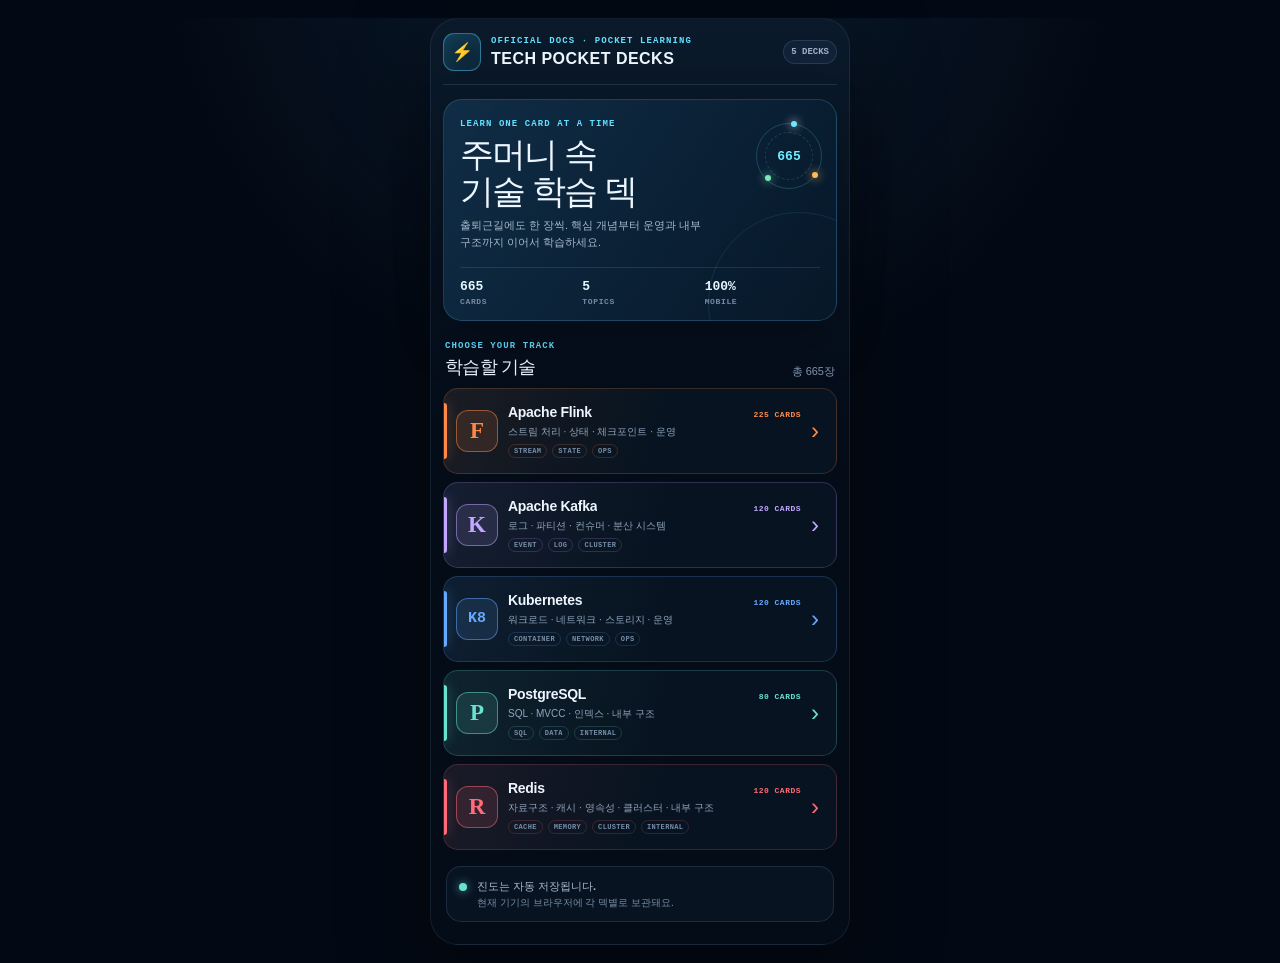
<file: index.html>
<!doctype html>
<html lang="ko">
  <head>
    <meta charset="UTF-8" />
    <meta name="viewport" content="width=device-width, initial-scale=1, viewport-fit=cover" />
    <meta
      name="description"
      content="Flink, Kafka, Kubernetes, PostgreSQL, Redis 공식 문서 기반 모바일 학습 카드 모음"
    />
    <meta name="theme-color" content="#07111f" />
    <meta name="apple-mobile-web-app-capable" content="yes" />
    <meta name="apple-mobile-web-app-status-bar-style" content="black-translucent" />
    <title>Tech Pocket Decks · 모바일 학습 카드</title>
    <link rel="stylesheet" href="./home.css?v=20260812-1" />
  </head>
  <body>
    <main class="app-shell">
      <header class="site-header">
        <div class="brand-mark" aria-hidden="true">⚡</div>
        <div class="brand-copy">
          <p class="eyebrow">OFFICIAL DOCS · POCKET LEARNING</p>
          <h1>TECH POCKET DECKS</h1>
        </div>
        <span class="deck-total">5 DECKS</span>
      </header>

      <section class="hero" aria-labelledby="hero-title">
        <div class="hero-orbit" aria-hidden="true">
          <span class="orbit-core">665</span>
          <span class="orbit-dot dot-one"></span>
          <span class="orbit-dot dot-two"></span>
          <span class="orbit-dot dot-three"></span>
        </div>
        <div>
          <p class="hero-kicker">LEARN ONE CARD AT A TIME</p>
          <h2 id="hero-title">주머니 속<br />기술 학습 덱</h2>
          <p class="hero-description">
            출퇴근길에도 한 장씩. 핵심 개념부터 운영과 내부 구조까지 이어서 학습하세요.
          </p>
        </div>
        <div class="hero-stats" aria-label="학습 카드 통계">
          <span><strong>665</strong> CARDS</span>
          <span><strong>5</strong> TOPICS</span>
          <span><strong>100%</strong> MOBILE</span>
        </div>
      </section>

      <section class="deck-section" aria-labelledby="deck-heading">
        <div class="section-heading">
          <div>
            <p class="eyebrow">CHOOSE YOUR TRACK</p>
            <h2 id="deck-heading">학습할 기술</h2>
          </div>
          <span>총 665장</span>
        </div>

        <div class="deck-list">
          <a
            class="deck-card flink"
            href="./flink/cards/index.html"
            aria-label="Flink 학습 카드 225장 시작하기"
          >
            <span class="deck-icon" aria-hidden="true">F</span>
            <span class="deck-content">
              <span class="deck-topline"><strong>Apache Flink</strong><em>225 CARDS</em></span>
              <span class="deck-description">스트림 처리 · 상태 · 체크포인트 · 운영</span>
              <span class="deck-tags"><i>STREAM</i><i>STATE</i><i>OPS</i></span>
            </span>
            <span class="deck-arrow" aria-hidden="true">›</span>
          </a>

          <a
            class="deck-card kafka"
            href="./kafka/cards/index.html"
            aria-label="Kafka 학습 카드 120장 시작하기"
          >
            <span class="deck-icon" aria-hidden="true">K</span>
            <span class="deck-content">
              <span class="deck-topline"><strong>Apache Kafka</strong><em>120 CARDS</em></span>
              <span class="deck-description">로그 · 파티션 · 컨슈머 · 분산 시스템</span>
              <span class="deck-tags"><i>EVENT</i><i>LOG</i><i>CLUSTER</i></span>
            </span>
            <span class="deck-arrow" aria-hidden="true">›</span>
          </a>

          <a
            class="deck-card kubernetes"
            href="./kubernetes/cards/index.html"
            aria-label="Kubernetes 학습 카드 120장 시작하기"
          >
            <span class="deck-icon wide" aria-hidden="true">K8</span>
            <span class="deck-content">
              <span class="deck-topline"><strong>Kubernetes</strong><em>120 CARDS</em></span>
              <span class="deck-description">워크로드 · 네트워크 · 스토리지 · 운영</span>
              <span class="deck-tags"><i>CONTAINER</i><i>NETWORK</i><i>OPS</i></span>
            </span>
            <span class="deck-arrow" aria-hidden="true">›</span>
          </a>

          <a
            class="deck-card postgresql"
            href="./postgresql/cards/index.html"
            aria-label="PostgreSQL 학습 카드 80장 시작하기"
          >
            <span class="deck-icon" aria-hidden="true">P</span>
            <span class="deck-content">
              <span class="deck-topline"><strong>PostgreSQL</strong><em>80 CARDS</em></span>
              <span class="deck-description">SQL · MVCC · 인덱스 · 내부 구조</span>
              <span class="deck-tags"><i>SQL</i><i>DATA</i><i>INTERNAL</i></span>
            </span>
            <span class="deck-arrow" aria-hidden="true">›</span>
          </a>

          <a
            class="deck-card redis"
            href="./redis/cards/index.html"
            aria-label="Redis 학습 카드 120장 시작하기"
          >
            <span class="deck-icon" aria-hidden="true">R</span>
            <span class="deck-content">
              <span class="deck-topline"><strong>Redis</strong><em>120 CARDS</em></span>
              <span class="deck-description">자료구조 · 캐시 · 영속성 · 클러스터 · 내부 구조</span>
              <span class="deck-tags"><i>CACHE</i><i>MEMORY</i><i>CLUSTER</i><i>INTERNAL</i></span>
            </span>
            <span class="deck-arrow" aria-hidden="true">›</span>
          </a>
        </div>
      </section>

      <footer class="site-footer">
        <span class="save-dot" aria-hidden="true"></span>
        <p><strong>진도는 자동 저장됩니다.</strong><br />현재 기기의 브라우저에 각 덱별로 보관돼요.</p>
      </footer>
    </main>
  </body>
</html>
</file>
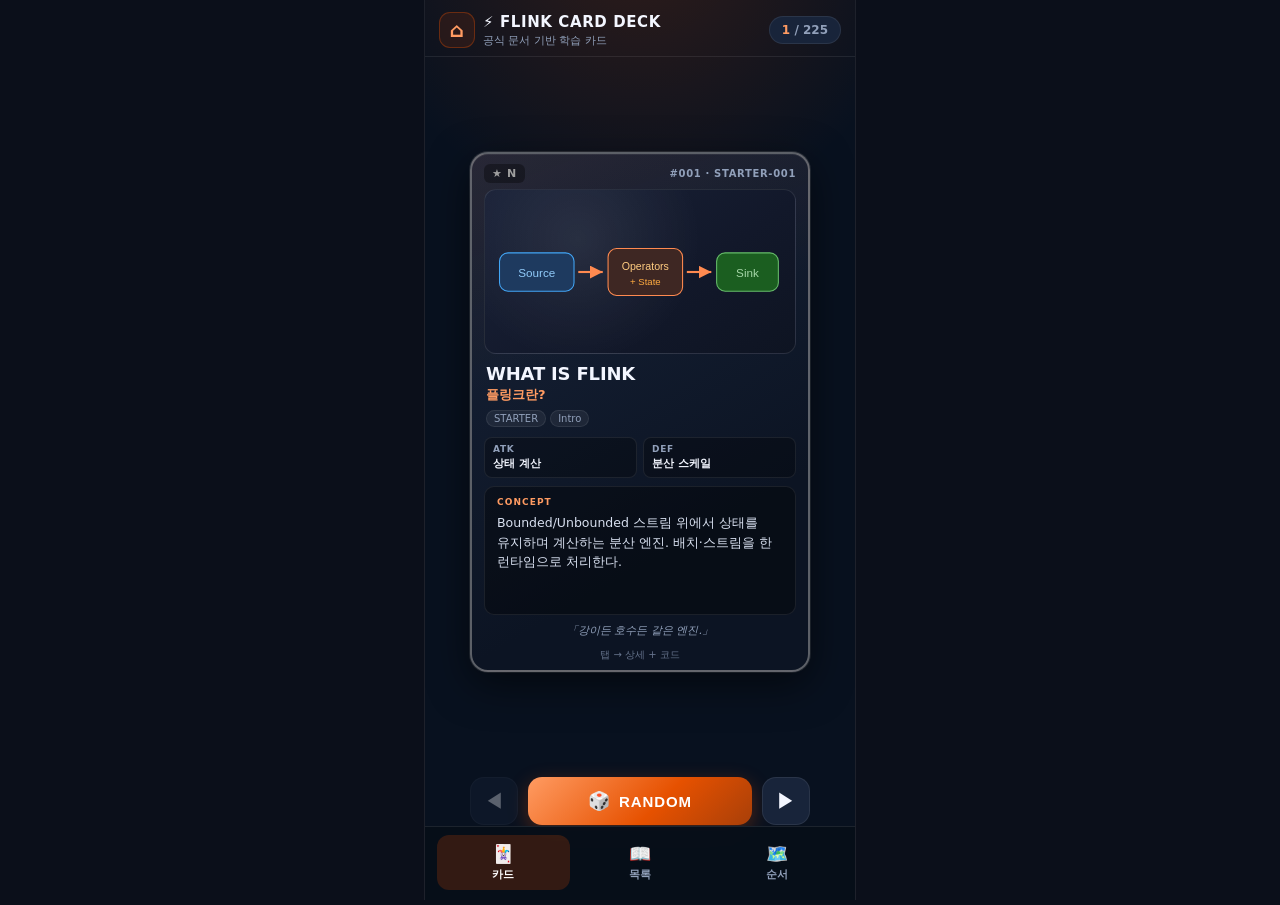
<file: flink/cards/index.html>
<!DOCTYPE html>
<html lang="ko">
  <head>
    <meta charset="UTF-8" />
    <meta
      name="viewport"
      content="width=device-width, initial-scale=1, viewport-fit=cover"
    />
    <meta name="theme-color" content="#0b0f1a" />
    <meta name="apple-mobile-web-app-capable" content="yes" />
    <title>Flink Card Deck · 학습 카드</title>
    <link rel="stylesheet" href="css/style.css?v=20260812-1" />
    <link rel="stylesheet" href="../../shared/deck-standard.css?v=20260812-2" />
  </head>
  <body data-deck="flink" data-deck-family="tcg">
    <div class="app">
      <header class="topbar">
        <a class="home-button" href="../../index.html" aria-label="전체 학습 덱 홈으로" title="전체 덱 홈">
          <span aria-hidden="true">⌂</span>
        </a>
        <div class="brand">
          <strong>⚡ FLINK CARD DECK</strong>
          <span>공식 문서 기반 학습 카드</span>
        </div>
        <div class="progress-pill" id="progress">1 / 225</div>
      </header>

      <!-- Viewer -->
      <section class="view active" id="view-viewer">
        <div class="viewer">
          <div class="card-stage" id="card-stage">
            <div class="card" id="card" data-rarity="N" tabindex="0" aria-label="카드를 눌러 뒤집기">
              <div class="card-face front" id="face-front"></div>
              <div class="card-face back" id="face-back"></div>
            </div>
          </div>
          <div class="viewer-controls">
            <button type="button" class="nav-btn" id="btn-prev" aria-label="이전">◀</button>
            <button type="button" class="random-btn" id="btn-random">
              <span class="dice">🎲</span> RANDOM
            </button>
            <button type="button" class="nav-btn" id="btn-next" aria-label="다음">▶</button>
          </div>
        </div>
      </section>

      <!-- Dex -->
      <section class="view" id="view-dex">
        <div class="dex-header">
          <h2>카드 목록</h2>
          <div class="rate" id="collect-rate"><b>0</b>/225 (0%)</div>
        </div>
        <div class="filters">
          <button type="button" class="filter-chip active" data-filter="ALL">전체</button>
          <button type="button" class="filter-chip" data-filter="STARTER">STARTER</button>
          <button type="button" class="filter-chip" data-filter="CORE">CORE</button>
          <button type="button" class="filter-chip" data-filter="ARCH">ARCH</button>
          <button type="button" class="filter-chip" data-filter="API">API</button>
          <button type="button" class="filter-chip" data-filter="OPS">OPS</button>
          <button type="button" class="filter-chip" data-filter="UR">UR+</button>
          <button type="button" class="filter-chip" data-filter="LR">LR</button>
          <button type="button" class="filter-chip" data-filter="OWNED">수집</button>
          <button type="button" class="filter-chip" data-filter="LOCKED">미수집</button>
        </div>
        <div class="dex-grid" id="dex-grid"></div>
      </section>

      <!-- Path -->
      <section class="view" id="view-path">
        <div class="dex-header">
          <h2>학습 순서</h2>
          <div class="rate">문서 순서 학습</div>
        </div>
        <div class="path-scroll" id="path-scroll"></div>
      </section>

      <nav class="bottom-nav">
        <button type="button" class="tab-btn active" data-view="viewer">
          <span class="ico">🃏</span>
          카드
        </button>
        <button type="button" class="tab-btn" data-view="dex">
          <span class="ico">📖</span>
          목록
        </button>
        <button type="button" class="tab-btn" data-view="path">
          <span class="ico">🗺️</span>
          순서
        </button>
      </nav>
    </div>

    <div class="toast" id="toast" role="status"></div>

    <script src="js/visuals.js?v=20260812-1"></script>
    <script src="js/cards.js?v=20260812-1"></script>
    <script src="js/cards-extra.js?v=20260812-1"></script>
    <script src="js/cards-advanced.js?v=20260812-1"></script>
    <script src="js/cards-specialist.js?v=20260812-1"></script>
    <script src="../../shared/deck-standard.js?v=20260812-1"></script>
    <script src="js/app.js?v=20260812-1"></script>
  </body>
</html>
</file>
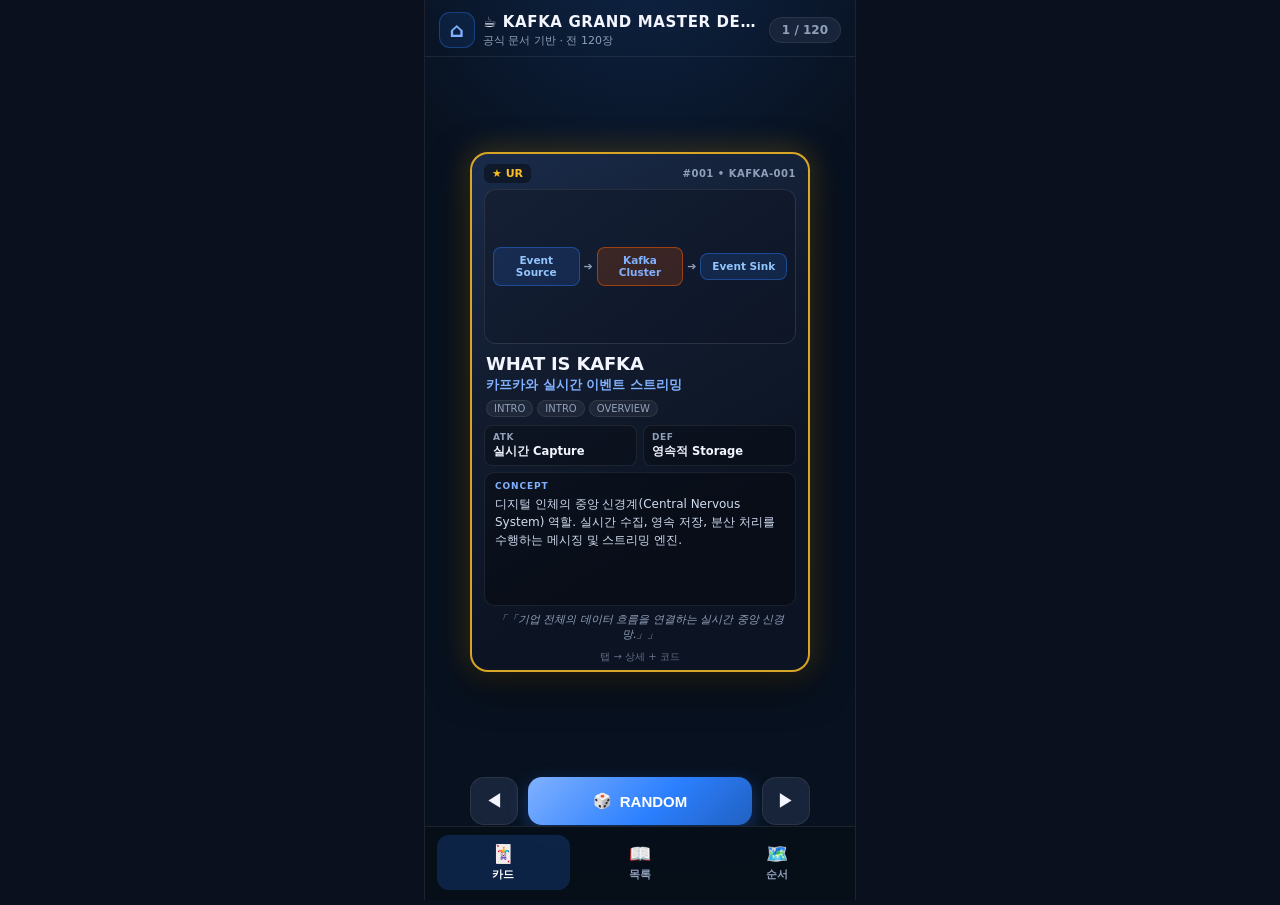
<file: kafka/cards/index.html>
<!DOCTYPE html>
<html lang="ko">
  <head>
    <meta charset="UTF-8" />
    <meta
      name="viewport"
      content="width=device-width, initial-scale=1, viewport-fit=cover"
    />
    <meta name="theme-color" content="#0a101d" />
    <meta name="apple-mobile-web-app-capable" content="yes" />
    <title>Kafka Grand Master Deck · 카프카 120 대작 백과</title>
    <link rel="stylesheet" href="css/style.css?v=20260812-1" />
    <link rel="stylesheet" href="../../shared/deck-standard.css?v=20260812-2" />
  </head>
  <body data-deck="kafka" data-deck-family="tcg">
    <div class="app">
      <!-- Top Bar -->
      <header class="topbar">
        <a class="home-button" href="../../index.html" aria-label="전체 학습 덱 홈으로" title="전체 덱 홈">
          <span aria-hidden="true">⌂</span>
        </a>
        <div class="brand">
          <strong>☕ KAFKA GRAND MASTER DECK</strong>
          <span>공식 문서 기반 · 전 120장</span>
        </div>
        <div class="progress-pill" id="progress">1 / 120</div>
      </header>

      <!-- Viewer Section -->
      <section class="view active" id="view-viewer">
        <div class="viewer">
          <div class="card-stage" id="card-stage">
            <div class="card" id="card" data-rarity="N" tabindex="0" aria-label="카드를 눌러 뒤집기">
              <div class="card-face front" id="face-front"></div>
              <div class="card-face back" id="face-back"></div>
            </div>
          </div>
          <div class="viewer-controls">
            <button type="button" class="nav-btn" id="btn-prev" aria-label="이전 카드">◀</button>
            <button type="button" class="random-btn" id="btn-random">
              <span class="dice">🎲</span> RANDOM
            </button>
            <button type="button" class="nav-btn" id="btn-next" aria-label="다음 카드">▶</button>
          </div>
        </div>
      </section>

      <!-- Dex Section (도감) -->
      <section class="view" id="view-dex">
        <div class="dex-header">
          <h2>카드 목록</h2>
          <div class="rate" id="collect-rate"><b>0</b>/120 (0%)</div>
        </div>
        <div class="filters">
          <button type="button" class="filter-chip active" data-filter="ALL">전체</button>
          <button type="button" class="filter-chip" data-filter="INTRO">입문</button>
          <button type="button" class="filter-chip" data-filter="CORE">클라이언트</button>
          <button type="button" class="filter-chip" data-filter="ARCH">내부엔진</button>
          <button type="button" class="filter-chip" data-filter="EOS">트랜잭션</button>
          <button type="button" class="filter-chip" data-filter="STREAMS">스트림&커넥트</button>
          <button type="button" class="filter-chip" data-filter="ADVANCED">아키텍처패턴</button>
          <button type="button" class="filter-chip" data-filter="OPERATIONS">운영&Kubernetes</button>
          <button type="button" class="filter-chip" data-filter="OWNED">수집</button>
        </div>
        <div class="dex-grid" id="dex-grid"></div>
      </section>

      <!-- Path Section (학습 순서) -->
      <section class="view" id="view-path">
        <div class="dex-header">
          <h2>학습 순서</h2>
          <div class="rate">그랜드 마스터 코스 · 120개 전문 주제</div>
        </div>
        <div class="path-scroll" id="path-scroll"></div>
      </section>

      <!-- Bottom Tab Bar -->
      <nav class="bottom-nav">
        <button type="button" class="tab-btn active" data-view="viewer">
          <span class="ico">🃏</span>
          카드
        </button>
        <button type="button" class="tab-btn" data-view="dex">
          <span class="ico">📖</span>
          목록
        </button>
        <button type="button" class="tab-btn" data-view="path">
          <span class="ico">🗺️</span>
          순서
        </button>
      </nav>
    </div>

    <div class="toast" id="toast" role="status"></div>

    <script src="js/cards.js?v=20260812-1"></script>
    <script src="../../shared/deck-standard.js?v=20260812-1"></script>
    <script src="js/app.js?v=20260812-1"></script>
  </body>
</html>
</file>
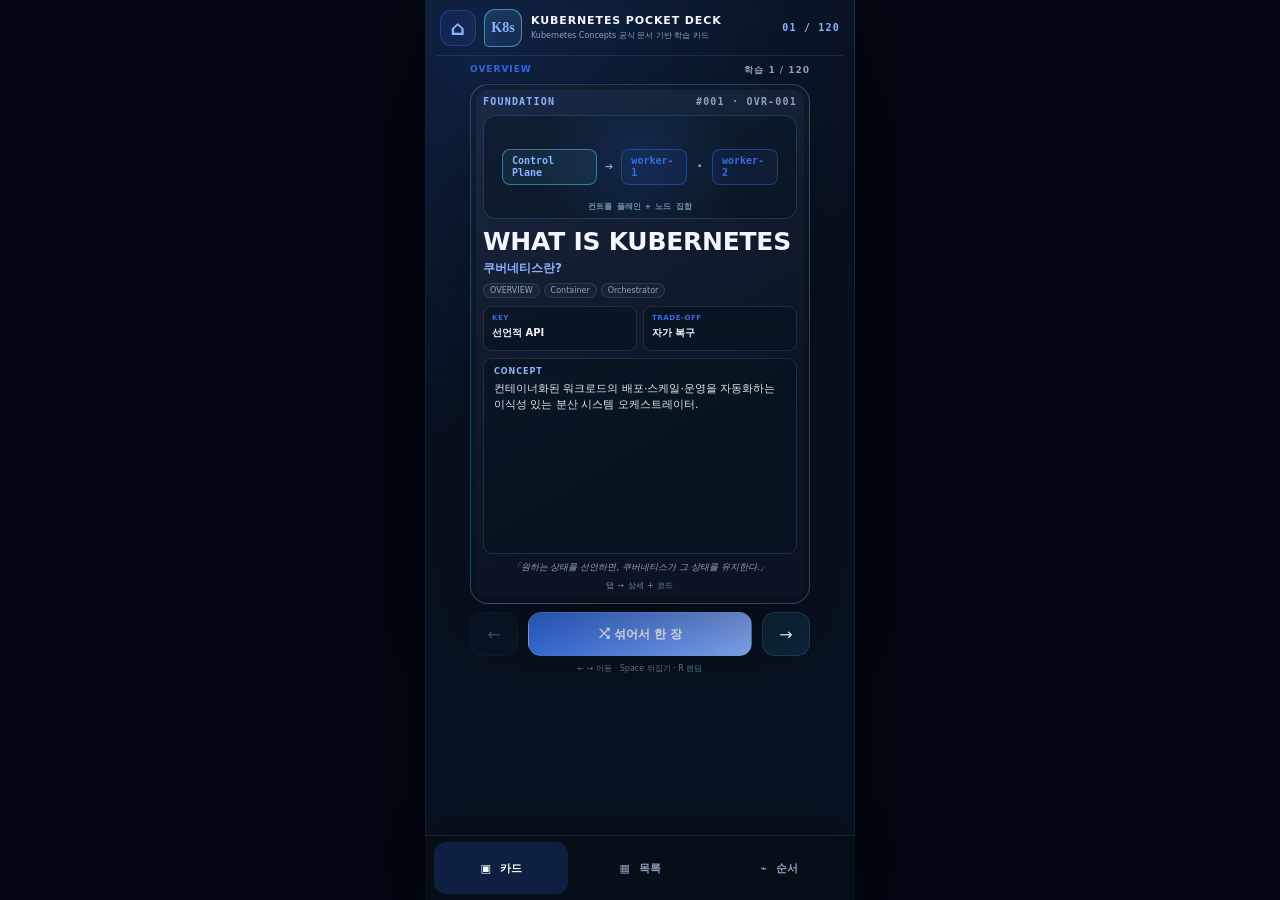
<file: kubernetes/cards/index.html>
<!doctype html>
<html lang="ko">
  <head>
    <meta charset="UTF-8" />
    <meta name="viewport" content="width=device-width, initial-scale=1, viewport-fit=cover" />
    <meta name="theme-color" content="#0a1f2e" />
    <meta
      name="description"
      content="Kubernetes 공식 문서 Concepts의 핵심을 120장의 개념과 코드 카드로 익히는 모바일 학습 덱"
    />
    <title>Kubernetes Pocket Deck · 공식 문서 학습 카드 (120 Cards)</title>
    <link rel="stylesheet" href="css/style.css?v=20260812-1" />
    <link rel="stylesheet" href="../../shared/deck-standard.css?v=20260812-2" />
  </head>
  <body data-deck="kubernetes" data-deck-family="pocket">
    <div class="app-shell">
      <header class="topbar">
        <a class="home-button" href="../../index.html" aria-label="전체 학습 덱 홈으로" title="전체 덱 홈">
          <span aria-hidden="true">⌂</span>
        </a>
        <div class="brand">
          <span class="brand-mark" aria-hidden="true">K8s</span>
          <span>
            <strong>KUBERNETES POCKET DECK</strong>
            <small>Kubernetes Concepts 공식 문서 기반 학습 카드</small>
          </span>
        </div>
        <div class="progress" id="progress" aria-live="polite">01 / 120</div>
      </header>

      <main>
        <section class="view active" id="view-card" aria-label="학습 카드">
          <div class="viewer">
            <div class="deck-status">
              <span id="chapter-label">OVERVIEW</span>
              <span id="review-status">학습 0 / 120</span>
            </div>

            <div class="card-stage" id="card-stage">
              <article class="study-card" id="study-card" tabindex="0" aria-label="카드를 눌러 뒤집기">
                <div class="card-face card-front" id="card-front"></div>
                <div class="card-face card-back" id="card-back"></div>
              </article>
            </div>

            <div class="controls">
              <button class="round-button" id="prev-button" type="button" aria-label="이전 카드">←</button>
              <button class="shuffle-button" id="shuffle-button" type="button">
                <span aria-hidden="true">⤨</span> 섞어서 한 장
              </button>
              <button class="round-button" id="next-button" type="button" aria-label="다음 카드">→</button>
            </div>
            <p class="keyboard-hint">← → 이동 · Space 뒤집기 · R 랜덤</p>
          </div>
        </section>

        <section class="view" id="view-library" aria-label="카드 목록">
          <div class="section-heading">
            <div>
              <span class="eyebrow">CARD INDEX</span>
              <h1>120개의 핵심 개념</h1>
            </div>
            <div class="completion" id="completion">0 / 120 학습</div>
          </div>
          <div class="filters" aria-label="카드 분류">
            <button class="filter active" type="button" data-filter="ALL">전체</button>
            <button class="filter" type="button" data-filter="OVERVIEW">오버뷰</button>
            <button class="filter" type="button" data-filter="ARCH">아키텍처</button>
            <button class="filter" type="button" data-filter="WORKLOAD">워크로드</button>
            <button class="filter" type="button" data-filter="NET">서비스/네트워크</button>
            <button class="filter" type="button" data-filter="STORAGE">스토리지</button>
            <button class="filter" type="button" data-filter="CONFIG">컨피그/시크릿</button>
            <button class="filter" type="button" data-filter="SCHED">스케줄링</button>
            <button class="filter" type="button" data-filter="SECURITY">보안</button>
            <button class="filter" type="button" data-filter="REVIEWED">본 카드</button>
          </div>
          <div class="library-grid" id="library-grid"></div>
        </section>

        <section class="view" id="view-path" aria-label="학습 순서">
          <div class="section-heading">
            <div>
              <span class="eyebrow">LEARNING PATH</span>
              <h1>개념에서 실전으로</h1>
            </div>
            <div class="completion">오버뷰부터 보안·확장까지 · 120장</div>
          </div>
          <div class="path-list" id="path-list"></div>
        </section>
      </main>

      <nav class="bottom-nav" aria-label="주 화면">
        <button class="tab active" type="button" data-view="card">
          <span aria-hidden="true">▣</span> 카드
        </button>
        <button class="tab" type="button" data-view="library">
          <span aria-hidden="true">▦</span> 목록
        </button>
        <button class="tab" type="button" data-view="path">
          <span aria-hidden="true">⌁</span> 순서
        </button>
      </nav>
    </div>

    <div class="toast" id="toast" role="status" aria-live="polite"></div>
    <script src="js/cards.js?v=20260812-1"></script>
    <script src="../../shared/deck-standard.js?v=20260812-1"></script>
    <script src="js/app.js?v=20260812-1"></script>
  </body>
</html>
</file>
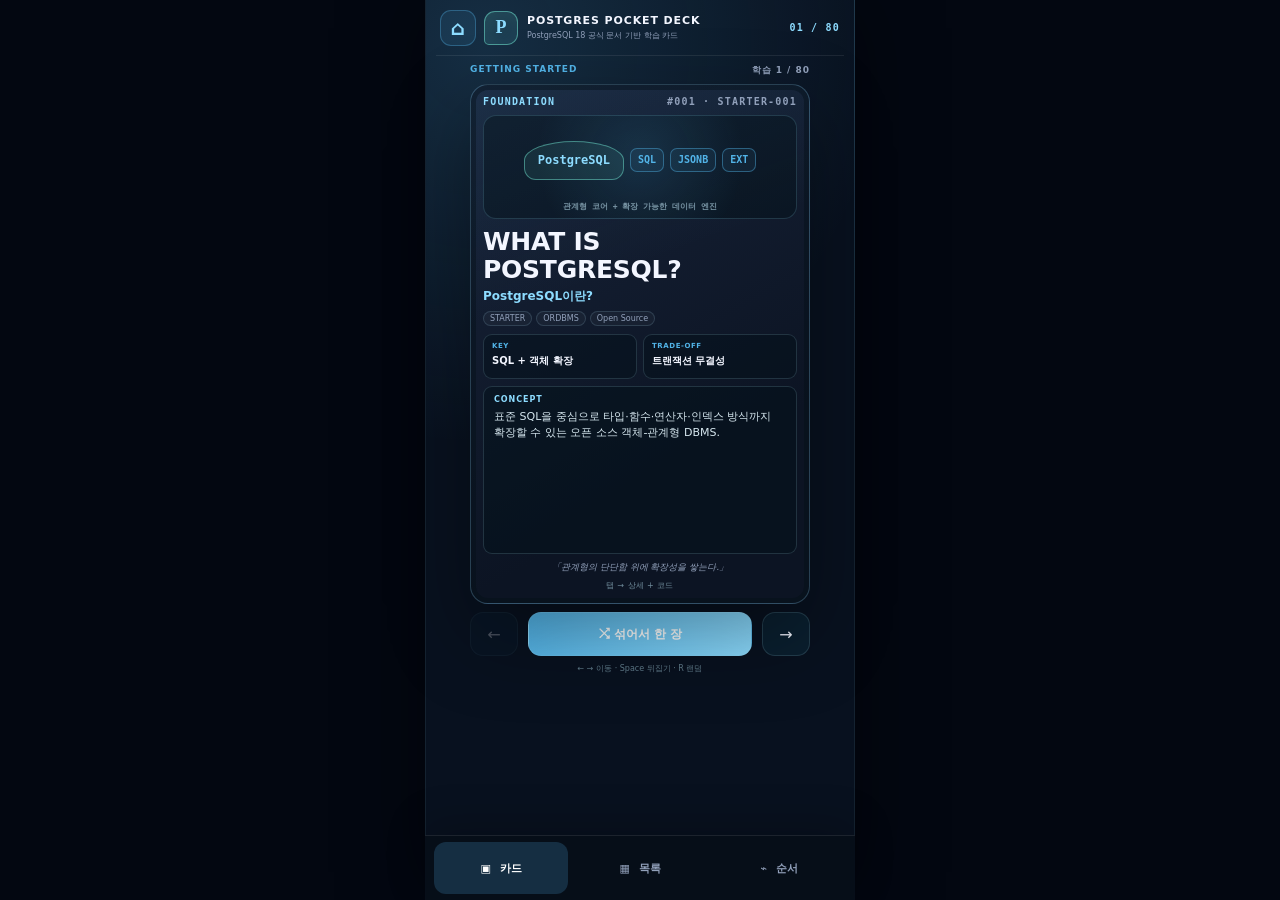
<file: postgresql/cards/index.html>
<!doctype html>
<html lang="ko">
  <head>
    <meta charset="UTF-8" />
    <meta name="viewport" content="width=device-width, initial-scale=1, viewport-fit=cover" />
    <meta name="theme-color" content="#071521" />
    <meta
      name="description"
      content="PostgreSQL 18 공식 문서의 기초부터 내부 구조·고급 운영까지 80장의 개념과 코드로 익히는 모바일 학습 덱"
    />
    <title>PostgreSQL Pocket Deck · 공식 문서 학습 카드</title>
    <link rel="stylesheet" href="css/style.css?v=20260812-1" />
    <link rel="stylesheet" href="../../shared/deck-standard.css?v=20260812-2" />
  </head>
  <body data-deck="postgresql" data-deck-family="pocket">
    <div class="app-shell">
      <header class="topbar">
        <a class="home-button" href="../../index.html" aria-label="전체 학습 덱 홈으로" title="전체 덱 홈">
          <span aria-hidden="true">⌂</span>
        </a>
        <div class="brand">
          <span class="brand-mark" aria-hidden="true">P</span>
          <span>
            <strong>POSTGRES POCKET DECK</strong>
            <small>PostgreSQL 18 공식 문서 기반 학습 카드</small>
          </span>
        </div>
        <div class="progress" id="progress" aria-live="polite">01 / 80</div>
      </header>

      <main>
        <section class="view active" id="view-card" aria-label="학습 카드">
          <div class="viewer">
            <div class="deck-status">
              <span id="chapter-label">GETTING STARTED</span>
              <span id="review-status">학습 0 / 80</span>
            </div>

            <div class="card-stage" id="card-stage">
              <article class="study-card" id="study-card" tabindex="0" aria-label="카드를 눌러 뒤집기">
                <div class="card-face card-front" id="card-front"></div>
                <div class="card-face card-back" id="card-back"></div>
              </article>
            </div>

            <div class="controls">
              <button class="round-button" id="prev-button" type="button" aria-label="이전 카드">←</button>
              <button class="shuffle-button" id="shuffle-button" type="button">
                <span aria-hidden="true">⤨</span> 섞어서 한 장
              </button>
              <button class="round-button" id="next-button" type="button" aria-label="다음 카드">→</button>
            </div>
            <p class="keyboard-hint">← → 이동 · Space 뒤집기 · R 랜덤</p>
          </div>
        </section>

        <section class="view" id="view-library" aria-label="카드 목록">
          <div class="section-heading">
            <div>
              <span class="eyebrow">CARD INDEX</span>
              <h1>80개의 핵심·심화 개념</h1>
            </div>
            <div class="completion" id="completion">0 / 80 학습</div>
          </div>
          <div class="filters" aria-label="카드 분류">
            <button class="filter active" type="button" data-filter="ALL">전체</button>
            <button class="filter" type="button" data-filter="STARTER">입문</button>
            <button class="filter" type="button" data-filter="SQL">SQL</button>
            <button class="filter" type="button" data-filter="DATA">데이터</button>
            <button class="filter" type="button" data-filter="TX">동시성</button>
            <button class="filter" type="button" data-filter="INDEX">인덱스</button>
            <button class="filter" type="button" data-filter="PROGRAM">서버 코드</button>
            <button class="filter" type="button" data-filter="INTERNAL">내부 구조</button>
            <button class="filter" type="button" data-filter="OPS">운영</button>
            <button class="filter" type="button" data-filter="REVIEWED">본 카드</button>
          </div>
          <div class="library-grid" id="library-grid"></div>
        </section>

        <section class="view" id="view-path" aria-label="학습 순서">
          <div class="section-heading">
            <div>
              <span class="eyebrow">LEARNING PATH</span>
              <h1>문서에서 실전으로</h1>
            </div>
            <div class="completion">기초부터 내부 구조까지 · 80장</div>
          </div>
          <div class="path-list" id="path-list"></div>
        </section>
      </main>

      <nav class="bottom-nav" aria-label="주 화면">
        <button class="tab active" type="button" data-view="card">
          <span aria-hidden="true">▣</span> 카드
        </button>
        <button class="tab" type="button" data-view="library">
          <span aria-hidden="true">▦</span> 목록
        </button>
        <button class="tab" type="button" data-view="path">
          <span aria-hidden="true">⌁</span> 순서
        </button>
      </nav>
    </div>

    <div class="toast" id="toast" role="status" aria-live="polite"></div>
    <script src="js/cards.js?v=20260812-1"></script>
    <script src="../../shared/deck-standard.js?v=20260812-1"></script>
    <script src="js/app.js?v=20260812-1"></script>
  </body>
</html>
</file>
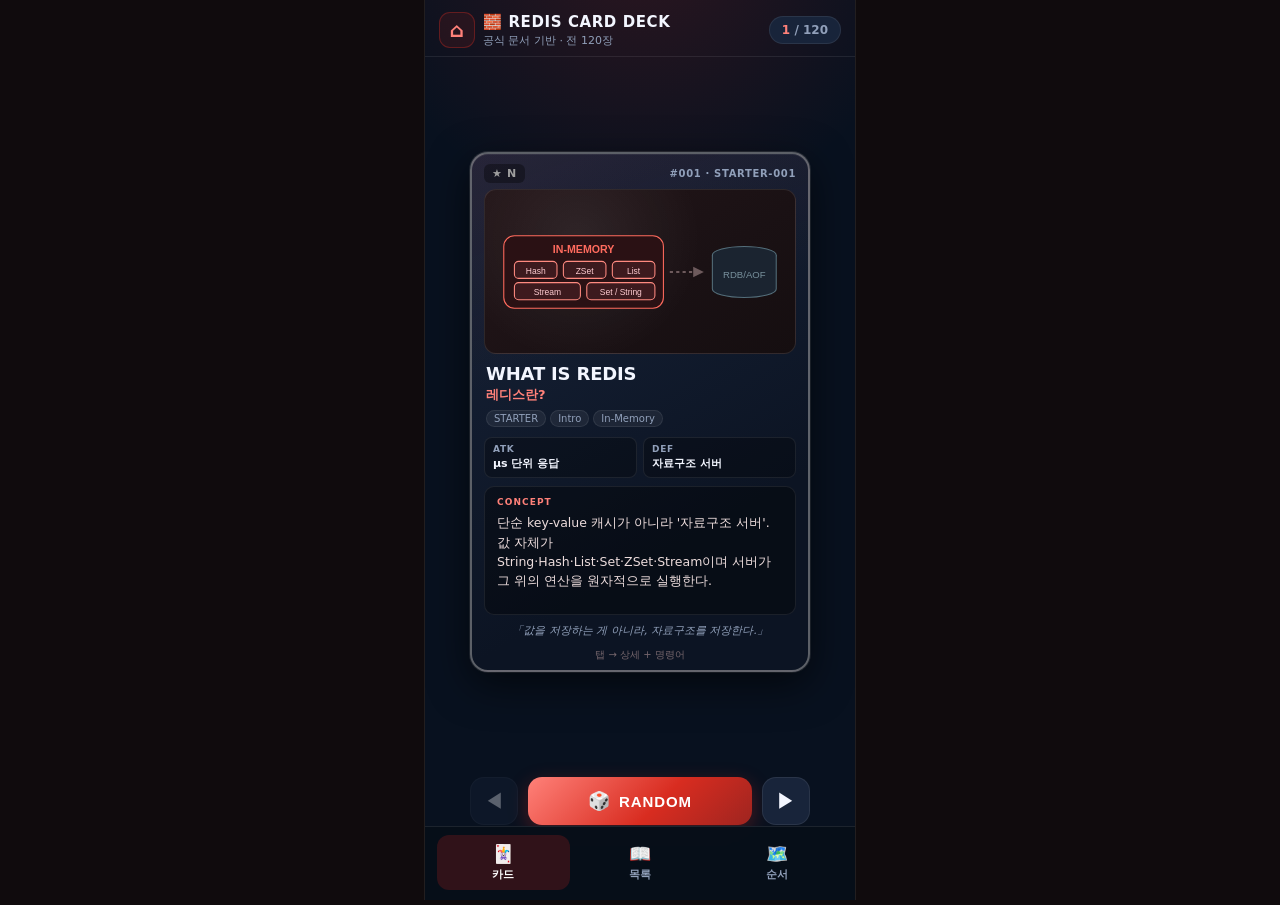
<file: redis/cards/index.html>
<!DOCTYPE html>
<html lang="ko">
  <head>
    <meta charset="UTF-8" />
    <meta
      name="viewport"
      content="width=device-width, initial-scale=1, viewport-fit=cover"
    />
    <meta name="theme-color" content="#100b0d" />
    <meta name="apple-mobile-web-app-capable" content="yes" />
    <meta name="description" content="Redis 공식 문서 기반 모바일 학습 카드 120장" />
    <title>Redis Card Deck · 학습 카드</title>
    <link rel="stylesheet" href="css/style.css?v=20260812-1" />
    <link rel="stylesheet" href="../../shared/deck-standard.css?v=20260812-2" />
  </head>
  <body data-deck="redis" data-deck-family="tcg">
    <div class="app">
      <header class="topbar">
        <a class="home-button" href="../../index.html" aria-label="전체 학습 덱 홈으로" title="전체 덱 홈">
          <span aria-hidden="true">⌂</span>
        </a>
        <div class="brand">
          <strong>🧱 REDIS CARD DECK</strong>
          <span>공식 문서 기반 · 전 120장</span>
        </div>
        <div class="progress-pill" id="progress">1 / 120</div>
      </header>

      <!-- Viewer -->
      <section class="view active" id="view-viewer">
        <div class="viewer">
          <div class="card-stage" id="card-stage">
            <div class="card" id="card" data-rarity="N" tabindex="0" aria-label="카드를 눌러 뒤집기">
              <div class="card-face front" id="face-front"></div>
              <div class="card-face back" id="face-back"></div>
            </div>
          </div>
          <div class="viewer-controls">
            <button type="button" class="nav-btn" id="btn-prev" aria-label="이전">◀</button>
            <button type="button" class="random-btn" id="btn-random">
              <span class="dice">🎲</span> RANDOM
            </button>
            <button type="button" class="nav-btn" id="btn-next" aria-label="다음">▶</button>
          </div>
        </div>
      </section>

      <!-- Dex -->
      <section class="view" id="view-dex">
        <div class="dex-header">
          <h2>카드 목록</h2>
          <div class="rate" id="collect-rate"><b>0</b>/120 (0%)</div>
        </div>
        <div class="filters">
          <button type="button" class="filter-chip active" data-filter="ALL">전체</button>
          <button type="button" class="filter-chip" data-filter="STARTER">STARTER</button>
          <button type="button" class="filter-chip" data-filter="TYPE">TYPE</button>
          <button type="button" class="filter-chip" data-filter="ARCH">ARCH</button>
          <button type="button" class="filter-chip" data-filter="INTERNAL">INTERNAL</button>
          <button type="button" class="filter-chip" data-filter="OPS">OPS</button>
          <button type="button" class="filter-chip" data-filter="PROG">PROG</button>
          <button type="button" class="filter-chip" data-filter="PATTERN">PATTERN</button>
          <button type="button" class="filter-chip" data-filter="UR">UR+</button>
          <button type="button" class="filter-chip" data-filter="OWNED">수집</button>
          <button type="button" class="filter-chip" data-filter="LOCKED">미수집</button>
        </div>
        <div class="dex-grid" id="dex-grid"></div>
      </section>

      <!-- Path -->
      <section class="view" id="view-path">
        <div class="dex-header">
          <h2>학습 순서</h2>
          <div class="rate">자료구조 → 아키텍처 → 운영</div>
        </div>
        <div class="path-scroll" id="path-scroll"></div>
      </section>

      <nav class="bottom-nav">
        <button type="button" class="tab-btn active" data-view="viewer">
          <span class="ico">🃏</span>
          카드
        </button>
        <button type="button" class="tab-btn" data-view="dex">
          <span class="ico">📖</span>
          목록
        </button>
        <button type="button" class="tab-btn" data-view="path">
          <span class="ico">🗺️</span>
          순서
        </button>
      </nav>
    </div>

    <div class="toast" id="toast" role="status"></div>

    <script src="js/visuals.js?v=20260812-1"></script>
    <script src="js/cards.js?v=20260812-1"></script>
    <script src="../../shared/deck-standard.js?v=20260812-1"></script>
    <script src="js/app.js?v=20260812-1"></script>
  </body>
</html>
</file>
<file: home.css>
:root {
  color-scheme: dark;
  font-family:
    Inter, Pretendard, "Noto Sans KR", -apple-system, BlinkMacSystemFont,
    "Segoe UI", sans-serif;
  background: #030914;
  color: #edf5ff;
  font-synthesis: none;
  --line: rgba(143, 174, 208, 0.16);
  --muted: #8498b2;
}

* {
  box-sizing: border-box;
}

html {
  min-height: 100%;
  background: #030914;
}

body {
  min-width: 320px;
  min-height: 100%;
  margin: 0;
  background:
    radial-gradient(circle at 50% -10%, rgba(38, 98, 142, 0.24), transparent 30rem),
    #030914;
}

a {
  color: inherit;
}

.app-shell {
  width: min(100%, 420px);
  min-height: 100dvh;
  margin: 0 auto;
  padding: max(14px, env(safe-area-inset-top)) 12px
    max(22px, env(safe-area-inset-bottom));
  background:
    linear-gradient(180deg, rgba(11, 26, 43, 0.96), rgba(4, 12, 24, 0.98) 44%),
    #07111f;
  border-inline: 1px solid rgba(126, 157, 190, 0.08);
}

.site-header {
  display: grid;
  grid-template-columns: 38px minmax(0, 1fr) auto;
  align-items: center;
  gap: 10px;
  padding-bottom: 13px;
  border-bottom: 1px solid var(--line);
}

.brand-mark {
  display: grid;
  width: 38px;
  height: 38px;
  place-items: center;
  border: 1px solid rgba(93, 218, 255, 0.42);
  border-radius: 11px;
  background: linear-gradient(145deg, rgba(35, 142, 181, 0.28), rgba(25, 70, 106, 0.12));
  color: #65e6ff;
  font-size: 18px;
  box-shadow: inset 0 0 18px rgba(57, 190, 226, 0.08);
}

.brand-copy {
  min-width: 0;
}

.eyebrow,
.hero-kicker {
  margin: 0;
  color: #63dfff;
  font-family: ui-monospace, SFMono-Regular, Menlo, Consolas, monospace;
  font-size: 9px;
  font-weight: 800;
  letter-spacing: 0.12em;
}

.brand-copy h1 {
  overflow: hidden;
  margin: 4px 0 0;
  font-size: clamp(13px, 4vw, 16px);
  letter-spacing: 0.03em;
  text-overflow: ellipsis;
  white-space: nowrap;
}

.deck-total {
  padding: 6px 7px;
  border: 1px solid rgba(118, 154, 194, 0.2);
  border-radius: 999px;
  background: rgba(20, 37, 60, 0.75);
  color: #9fb2c9;
  font-family: ui-monospace, SFMono-Regular, Menlo, Consolas, monospace;
  font-size: 9px;
  font-weight: 800;
}

.hero {
  position: relative;
  overflow: hidden;
  margin-top: 14px;
  padding: 19px 16px 14px;
  border: 1px solid rgba(87, 175, 218, 0.24);
  border-radius: 19px;
  background:
    linear-gradient(125deg, rgba(16, 46, 71, 0.95), rgba(7, 23, 40, 0.97)),
    #0a1b2c;
  box-shadow: 0 20px 50px rgba(0, 0, 0, 0.24);
}

.hero::after {
  position: absolute;
  right: -54px;
  bottom: -74px;
  width: 180px;
  height: 180px;
  border: 1px solid rgba(94, 222, 255, 0.1);
  border-radius: 50%;
  content: "";
}

.hero > div:not(.hero-orbit) {
  position: relative;
  z-index: 1;
}

.hero h2 {
  max-width: 220px;
  margin: 7px 0 8px;
  font-size: clamp(27px, 8vw, 34px);
  line-height: 1.08;
  letter-spacing: -0.055em;
}

.hero-description {
  max-width: 245px;
  margin: 0;
  color: #a7b8ca;
  font-size: 11px;
  line-height: 1.55;
  word-break: keep-all;
}

.hero-orbit {
  position: absolute;
  top: 23px;
  right: 14px;
  display: grid;
  width: 66px;
  height: 66px;
  place-items: center;
  border: 1px solid rgba(92, 227, 255, 0.21);
  border-radius: 50%;
}

.hero-orbit::before {
  position: absolute;
  inset: 8px;
  border: 1px dashed rgba(92, 227, 255, 0.18);
  border-radius: inherit;
  content: "";
}

.orbit-core {
  color: #70ecff;
  font-family: ui-monospace, SFMono-Regular, Menlo, Consolas, monospace;
  font-size: 13px;
  font-weight: 900;
}

.orbit-dot {
  position: absolute;
  width: 6px;
  height: 6px;
  border-radius: 50%;
  background: #6ce8ff;
  box-shadow: 0 0 10px currentColor;
}

.dot-one {
  top: -3px;
  left: 34px;
}

.dot-two {
  right: 3px;
  bottom: 10px;
  color: #ffbb58;
  background: #ffbb58;
}

.dot-three {
  bottom: 7px;
  left: 8px;
  color: #80e8ba;
  background: #80e8ba;
}

.hero-stats {
  display: grid;
  grid-template-columns: repeat(3, 1fr);
  gap: 7px;
  margin-top: 15px;
  padding-top: 11px;
  border-top: 1px solid var(--line);
}

.hero-stats span {
  display: flex;
  flex-direction: column;
  gap: 3px;
  color: #768ca5;
  font-family: ui-monospace, SFMono-Regular, Menlo, Consolas, monospace;
  font-size: 8px;
  font-weight: 800;
  letter-spacing: 0.08em;
}

.hero-stats strong {
  color: #e7f7ff;
  font-size: 13px;
  letter-spacing: 0;
}

.deck-section {
  margin-top: 20px;
}

.section-heading {
  display: flex;
  align-items: end;
  justify-content: space-between;
  gap: 12px;
  margin: 0 2px 9px;
}

.section-heading h2 {
  margin: 4px 0 0;
  font-size: 18px;
  letter-spacing: -0.04em;
}

.section-heading > span {
  color: var(--muted);
  font-size: 11px;
}

.deck-list {
  display: grid;
  gap: 8px;
}

.deck-card {
  --accent: #6de3ff;
  --accent-rgb: 109, 227, 255;
  position: relative;
  display: grid;
  grid-template-columns: 42px minmax(0, 1fr) 15px;
  align-items: center;
  gap: 10px;
  min-height: 86px;
  padding: 10px 10px 10px 12px;
  overflow: hidden;
  border: 1px solid rgba(var(--accent-rgb), 0.2);
  border-radius: 15px;
  background:
    linear-gradient(105deg, rgba(var(--accent-rgb), 0.08), transparent 55%),
    rgba(8, 20, 34, 0.9);
  text-decoration: none;
  -webkit-tap-highlight-color: transparent;
  transition: transform 140ms ease, border-color 140ms ease, background 140ms ease;
}

.deck-card::before {
  position: absolute;
  inset: 14px auto 14px 0;
  width: 3px;
  border-radius: 0 4px 4px 0;
  background: var(--accent);
  box-shadow: 0 0 12px rgba(var(--accent-rgb), 0.5);
  content: "";
}

.deck-card:active {
  transform: scale(0.985);
  border-color: rgba(var(--accent-rgb), 0.5);
  background:
    linear-gradient(105deg, rgba(var(--accent-rgb), 0.14), transparent 60%),
    rgba(10, 25, 42, 0.96);
}

.deck-card:focus-visible {
  outline: 2px solid var(--accent);
  outline-offset: 3px;
}

.deck-icon {
  display: grid;
  width: 42px;
  height: 42px;
  place-items: center;
  border: 1px solid rgba(var(--accent-rgb), 0.5);
  border-radius: 12px;
  background: rgba(var(--accent-rgb), 0.12);
  color: var(--accent);
  font-family: Georgia, "Times New Roman", serif;
  font-size: 23px;
  font-weight: 800;
}

.deck-icon.wide {
  font-family: ui-monospace, SFMono-Regular, Menlo, Consolas, monospace;
  font-size: 15px;
}

.deck-content,
.deck-topline {
  min-width: 0;
}

.deck-content {
  display: grid;
  gap: 5px;
}

.deck-topline {
  display: flex;
  align-items: baseline;
  justify-content: space-between;
  gap: 8px;
}

.deck-topline strong {
  overflow: hidden;
  font-size: 14px;
  letter-spacing: -0.02em;
  text-overflow: ellipsis;
  white-space: nowrap;
}

.deck-topline em {
  flex: 0 0 auto;
  color: var(--accent);
  font-family: ui-monospace, SFMono-Regular, Menlo, Consolas, monospace;
  font-size: 8px;
  font-style: normal;
  font-weight: 900;
  letter-spacing: 0.06em;
}

.deck-description {
  overflow: hidden;
  color: #91a5bc;
  font-size: 10px;
  text-overflow: ellipsis;
  white-space: nowrap;
}

.deck-tags {
  display: flex;
  gap: 5px;
  overflow: hidden;
}

.deck-tags i {
  padding: 2px 5px;
  border: 1px solid rgba(var(--accent-rgb), 0.18);
  border-radius: 999px;
  color: #778da7;
  font-family: ui-monospace, SFMono-Regular, Menlo, Consolas, monospace;
  font-size: 7px;
  font-style: normal;
  font-weight: 800;
  letter-spacing: 0.05em;
}

.deck-arrow {
  color: var(--accent);
  font-size: 24px;
  line-height: 1;
}

.flink {
  --accent: #ff8a47;
  --accent-rgb: 255, 138, 71;
}

.kafka {
  --accent: #c2a6ff;
  --accent-rgb: 194, 166, 255;
}

.kubernetes {
  --accent: #65aaff;
  --accent-rgb: 101, 170, 255;
}

.postgresql {
  --accent: #68e3d0;
  --accent-rgb: 104, 227, 208;
}

.redis {
  --accent: #ff6c78;
  --accent-rgb: 255, 108, 120;
}

.site-footer {
  display: flex;
  align-items: flex-start;
  gap: 10px;
  margin: 16px 3px 0;
  padding: 11px 12px;
  border: 1px solid var(--line);
  border-radius: 15px;
  background: rgba(10, 23, 38, 0.72);
}

.save-dot {
  flex: 0 0 auto;
  width: 8px;
  height: 8px;
  margin-top: 5px;
  border-radius: 50%;
  background: #68e3d0;
  box-shadow: 0 0 10px rgba(104, 227, 208, 0.7);
}

.site-footer p {
  margin: 0;
  color: #768ca6;
  font-size: 10px;
  line-height: 1.55;
}

.site-footer strong {
  color: #a9bbce;
  font-size: 11px;
}

@media (hover: hover) {
  .deck-card:hover {
    transform: translateY(-2px);
    border-color: rgba(var(--accent-rgb), 0.46);
  }
}

@media (max-width: 370px) {
  .app-shell {
    padding-inline: 10px;
  }

  .deck-card {
    grid-template-columns: 40px minmax(0, 1fr) 12px;
    gap: 8px;
    padding-left: 10px;
  }

  .deck-icon {
    width: 40px;
    height: 40px;
  }

  .hero-orbit {
    opacity: 0.55;
  }
}

@media (min-width: 700px) {
  .app-shell {
    min-height: calc(100dvh - 36px);
    margin-block: 18px;
    border: 1px solid rgba(126, 157, 190, 0.12);
    border-radius: 28px;
    box-shadow: 0 28px 90px rgba(0, 0, 0, 0.42);
  }
}

@media (prefers-reduced-motion: reduce) {
  .deck-card {
    transition: none;
  }
}
</file>
<file: flink/cards/css/style.css>
/* Flink Card Deck — Mobile TCG Prototype */

:root {
  --bg: #0b0f1a;
  --bg-elevated: #12182a;
  --surface: #1a2238;
  --text: #f0f4ff;
  --muted: #8b9bb8;
  --accent: #e65100;
  --accent-soft: #ff8a50;
  --flink: #e65c00;
  --line: rgba(255, 255, 255, 0.08);
  --safe-bottom: env(safe-area-inset-bottom, 0px);
  --card-radius: 18px;
  --n: #9e9e9e;
  --r: #42a5f5;
  --sr: #ab47bc;
  --ur: #ffb300;
  --lr: #ff6d00;
  font-family: "Pretendard", "Apple SD Gothic Neo", "Segoe UI", system-ui, sans-serif;
}

*,
*::before,
*::after {
  box-sizing: border-box;
  margin: 0;
  padding: 0;
}

html,
body {
  height: 100%;
  background: var(--bg);
  color: var(--text);
  overflow: hidden;
  -webkit-tap-highlight-color: transparent;
  touch-action: pan-y;
  user-select: none;
}

body {
  max-width: 480px;
  margin: 0 auto;
  position: relative;
  box-shadow: 0 0 0 1px var(--line);
}

/* ----- App shell ----- */
.app {
  display: flex;
  flex-direction: column;
  height: 100%;
  height: 100dvh;
  background:
    radial-gradient(ellipse 120% 60% at 50% -10%, rgba(230, 81, 0, 0.18), transparent 55%),
    radial-gradient(ellipse 80% 40% at 100% 100%, rgba(66, 165, 245, 0.08), transparent 50%),
    var(--bg);
}

.topbar {
  display: flex;
  align-items: center;
  justify-content: space-between;
  padding: 12px 16px 8px;
  flex-shrink: 0;
  z-index: 10;
}

.brand {
  display: flex;
  flex-direction: column;
  gap: 2px;
}

.brand strong {
  font-size: 15px;
  letter-spacing: 0.04em;
  font-weight: 700;
}

.brand span {
  font-size: 11px;
  color: var(--muted);
}

.progress-pill {
  font-size: 12px;
  font-weight: 600;
  padding: 6px 12px;
  border-radius: 999px;
  background: var(--surface);
  border: 1px solid var(--line);
  color: var(--muted);
  font-variant-numeric: tabular-nums;
}

.progress-pill b {
  color: var(--accent-soft);
}

/* ----- Views ----- */
.view {
  display: none;
  flex: 1;
  min-height: 0;
  flex-direction: column;
}

.view.active {
  display: flex;
}

/* ----- Card viewer ----- */
.viewer {
  flex: 1;
  min-height: 0;
  display: flex;
  flex-direction: column;
  padding: 0 14px;
  position: relative;
}

.card-stage {
  flex: 1;
  min-height: 0;
  position: relative;
  display: flex;
  align-items: center;
  justify-content: center;
  perspective: 1200px;
  touch-action: pan-y;
}

.card {
  width: min(100%, 340px);
  height: min(100%, 520px);
  max-height: calc(100dvh - 200px);
  position: relative;
  transform-style: preserve-3d;
  transition: transform 0.45s cubic-bezier(0.2, 0.8, 0.2, 1);
  cursor: grab;
}

.card.dragging {
  transition: none;
  cursor: grabbing;
}

.card.flipped {
  transform: rotateY(180deg);
}

.card.shuffle {
  animation: shufflePulse 0.7s ease;
}

@keyframes shufflePulse {
  0% {
    transform: scale(1) rotate(0deg);
    filter: brightness(1);
  }
  25% {
    transform: scale(0.92) rotate(-4deg);
    filter: brightness(1.3);
  }
  50% {
    transform: scale(1.04) rotate(4deg);
    filter: brightness(1.5);
  }
  75% {
    transform: scale(0.96) rotate(-2deg);
  }
  100% {
    transform: scale(1) rotate(0deg);
    filter: brightness(1);
  }
}

.card-face {
  position: absolute;
  inset: 0;
  backface-visibility: hidden;
  -webkit-backface-visibility: hidden;
  border-radius: var(--card-radius);
  overflow: hidden;
  display: flex;
  flex-direction: column;
  border: 2px solid rgba(255, 255, 255, 0.12);
  background: linear-gradient(165deg, #1e2740 0%, #12182a 45%, #0d1220 100%);
  box-shadow:
    0 12px 40px rgba(0, 0, 0, 0.55),
    inset 0 1px 0 rgba(255, 255, 255, 0.08);
}

.card-face.back {
  transform: rotateY(180deg);
  background: linear-gradient(165deg, #1a2035, #0f1424);
}

/* Rarity borders */
.card[data-rarity="N"] .card-face.front {
  border-color: rgba(158, 158, 158, 0.55);
  box-shadow:
    0 12px 40px rgba(0, 0, 0, 0.55),
    0 0 0 1px rgba(158, 158, 158, 0.2),
    inset 0 1px 0 rgba(255, 255, 255, 0.06);
}

.card[data-rarity="R"] .card-face.front {
  border-color: rgba(66, 165, 245, 0.7);
  box-shadow:
    0 12px 40px rgba(0, 0, 0, 0.55),
    0 0 24px rgba(66, 165, 245, 0.25),
    inset 0 1px 0 rgba(255, 255, 255, 0.1);
}

.card[data-rarity="SR"] .card-face.front {
  border-color: rgba(171, 71, 188, 0.75);
  box-shadow:
    0 12px 40px rgba(0, 0, 0, 0.55),
    0 0 28px rgba(171, 71, 188, 0.3),
    inset 0 1px 0 rgba(255, 255, 255, 0.1);
}

.card[data-rarity="UR"] .card-face.front {
  border-color: rgba(255, 179, 0, 0.85);
  box-shadow:
    0 12px 40px rgba(0, 0, 0, 0.55),
    0 0 32px rgba(255, 179, 0, 0.35),
    inset 0 1px 0 rgba(255, 255, 255, 0.12);
}

.card[data-rarity="LR"] .card-face.front {
  border-color: rgba(255, 109, 0, 0.95);
  box-shadow:
    0 12px 40px rgba(0, 0, 0, 0.55),
    0 0 36px rgba(255, 109, 0, 0.4),
    0 0 60px rgba(230, 81, 0, 0.2),
    inset 0 1px 0 rgba(255, 255, 255, 0.15);
  background:
    linear-gradient(135deg, rgba(255, 109, 0, 0.12), transparent 40%),
    linear-gradient(165deg, #241a12 0%, #12182a 45%, #0d1220 100%);
}

.card-header {
  display: flex;
  justify-content: space-between;
  align-items: center;
  padding: 10px 12px 6px;
  font-size: 11px;
  font-weight: 700;
  letter-spacing: 0.06em;
}

.rarity-badge {
  display: inline-flex;
  align-items: center;
  gap: 4px;
  padding: 3px 8px;
  border-radius: 6px;
  background: rgba(0, 0, 0, 0.35);
}

.rarity-badge[data-r="N"] {
  color: var(--n);
}
.rarity-badge[data-r="R"] {
  color: var(--r);
}
.rarity-badge[data-r="SR"] {
  color: var(--sr);
}
.rarity-badge[data-r="UR"] {
  color: var(--ur);
}
.rarity-badge[data-r="LR"] {
  color: var(--lr);
  text-shadow: 0 0 8px rgba(255, 109, 0, 0.6);
}

.card-id {
  color: var(--muted);
  font-variant-numeric: tabular-nums;
  font-size: 10px;
}

.art {
  margin: 0 12px;
  height: 32%;
  min-height: 100px;
  border-radius: 12px;
  display: flex;
  align-items: center;
  justify-content: center;
  position: relative;
  overflow: hidden;
  background:
    radial-gradient(circle at 30% 30%, rgba(255, 255, 255, 0.08), transparent 50%),
    linear-gradient(145deg, #1a2238, #12182a 60%, #0e1422);
  border: 1px solid rgba(255, 255, 255, 0.1);
  padding: 6px;
}

.art-diagram {
  width: 100%;
  height: 100%;
  display: flex;
  align-items: center;
  justify-content: center;
  z-index: 1;
}

.art-diagram .viz,
.art-diagram svg {
  width: 100%;
  height: 100%;
  max-height: 120px;
}

.art-snippet {
  z-index: 1;
  font-family: ui-monospace, "Cascadia Code", Consolas, monospace;
  font-size: 12px;
  color: #ffcc80;
  background: rgba(0, 0, 0, 0.35);
  padding: 10px 12px;
  border-radius: 8px;
  max-width: 95%;
  overflow: hidden;
  white-space: pre-wrap;
  line-height: 1.35;
}

.new-badge {
  position: absolute;
  top: 8px;
  right: 8px;
  z-index: 2;
  background: var(--flink);
  color: #fff;
  font-size: 10px;
  font-weight: 800;
  padding: 3px 7px;
  border-radius: 6px;
  letter-spacing: 0.08em;
  display: none;
  animation: popIn 0.35s ease;
}

.new-badge.show {
  display: block;
}

@keyframes popIn {
  from {
    transform: scale(0.5);
    opacity: 0;
  }
  to {
    transform: scale(1);
    opacity: 1;
  }
}

.title-block {
  padding: 10px 14px 6px;
}

.title-block h1 {
  font-size: clamp(15px, 4.2vw, 18px);
  font-weight: 800;
  letter-spacing: 0.04em;
  line-height: 1.2;
}

.title-block .ko {
  font-size: 13px;
  color: var(--accent-soft);
  margin-top: 2px;
  font-weight: 600;
}

.tags {
  display: flex;
  flex-wrap: wrap;
  gap: 4px;
  margin-top: 6px;
}

.tag {
  font-size: 10px;
  padding: 2px 7px;
  border-radius: 999px;
  background: rgba(255, 255, 255, 0.06);
  color: var(--muted);
  border: 1px solid var(--line);
}

.stats {
  display: grid;
  grid-template-columns: 1fr 1fr;
  gap: 6px;
  padding: 4px 12px 8px;
}

.stat {
  background: rgba(0, 0, 0, 0.28);
  border: 1px solid var(--line);
  border-radius: 8px;
  padding: 6px 8px;
  font-size: 11px;
}

.stat label {
  display: block;
  font-size: 9px;
  color: var(--muted);
  letter-spacing: 0.08em;
  font-weight: 700;
  margin-bottom: 2px;
}

.stat span {
  font-weight: 600;
  color: var(--text);
}

.effect-box {
  flex: 1;
  margin: 0 12px 8px;
  padding: 10px 12px;
  border-radius: 10px;
  background: rgba(0, 0, 0, 0.35);
  border: 1px solid var(--line);
  overflow: auto;
  min-height: 0;
}

.effect-box .label {
  font-size: 9px;
  font-weight: 800;
  letter-spacing: 0.12em;
  color: var(--accent-soft);
  margin-bottom: 6px;
}

.effect-box p {
  font-size: 12.5px;
  line-height: 1.55;
  color: #d8e0f0;
}

.flavor {
  padding: 0 14px 10px;
  font-size: 11px;
  font-style: italic;
  color: var(--muted);
  text-align: center;
  line-height: 1.4;
}

.hint-tap {
  text-align: center;
  font-size: 10px;
  color: rgba(139, 155, 184, 0.7);
  padding-bottom: 8px;
}

/* Back face — detail + code */
.back-inner {
  padding: 12px 12px 10px;
  display: flex;
  flex-direction: column;
  height: 100%;
  gap: 8px;
  min-height: 0;
}

.back-title {
  display: flex;
  align-items: center;
  justify-content: space-between;
  gap: 8px;
  flex-shrink: 0;
}

.back-inner h2 {
  font-size: 14px;
  letter-spacing: 0.04em;
  color: var(--accent-soft);
}

.lang-pill {
  font-size: 10px;
  font-weight: 800;
  letter-spacing: 0.08em;
  text-transform: uppercase;
  padding: 3px 8px;
  border-radius: 999px;
  background: rgba(255, 138, 80, 0.15);
  border: 1px solid rgba(255, 138, 80, 0.35);
  color: var(--accent-soft);
}

.detail-box {
  flex: 0 1 auto;
  max-height: 38%;
  overflow: auto;
  background: rgba(0, 0, 0, 0.3);
  border-radius: 10px;
  border: 1px solid var(--line);
  padding: 10px 11px;
  -webkit-overflow-scrolling: touch;
}

.detail-box .label,
.code-box .label {
  font-size: 9px;
  font-weight: 800;
  letter-spacing: 0.12em;
  color: var(--accent-soft);
  margin-bottom: 6px;
}

.detail-box p {
  font-size: 12px;
  line-height: 1.55;
  color: #d8e0f0;
}

.code-box {
  flex: 1 1 auto;
  min-height: 0;
  display: flex;
  flex-direction: column;
  background: #0d1117;
  border-radius: 10px;
  border: 1px solid #30363d;
  padding: 8px 10px;
  overflow: hidden;
}

.code-box pre {
  flex: 1;
  margin: 0;
  overflow: auto;
  -webkit-overflow-scrolling: touch;
  overscroll-behavior: contain;
}

.code-box code {
  font-family: ui-monospace, "Cascadia Code", "SF Mono", Consolas, monospace;
  font-size: 10.5px;
  line-height: 1.45;
  color: #e6edf3;
  white-space: pre;
  user-select: text;
  -webkit-user-select: text;
}

/* allow selecting code on back */
.card-face.back {
  user-select: text;
}

/* Viewer controls */
.viewer-controls {
  flex-shrink: 0;
  display: flex;
  align-items: center;
  justify-content: space-between;
  gap: 10px;
  padding: 10px 0 6px;
}

.nav-btn {
  width: 48px;
  height: 48px;
  border-radius: 14px;
  border: 1px solid var(--line);
  background: var(--surface);
  color: var(--text);
  font-size: 20px;
  cursor: pointer;
  display: flex;
  align-items: center;
  justify-content: center;
  transition: background 0.15s;
}

.nav-btn:active {
  background: #243050;
}

.nav-btn:disabled {
  opacity: 0.35;
  cursor: default;
}

.random-btn {
  flex: 1;
  height: 48px;
  border-radius: 14px;
  border: none;
  background: linear-gradient(135deg, #ff8a50, #e65100 50%, #bf360c);
  color: #fff;
  font-size: 15px;
  font-weight: 800;
  letter-spacing: 0.06em;
  cursor: pointer;
  box-shadow: 0 6px 20px rgba(230, 81, 0, 0.4);
  display: flex;
  align-items: center;
  justify-content: center;
  gap: 8px;
}

.random-btn:active {
  transform: scale(0.98);
}

.random-btn:disabled {
  opacity: 0.6;
}

.random-btn .dice {
  font-size: 18px;
}

/* Bottom nav */
.bottom-nav {
  flex-shrink: 0;
  display: grid;
  grid-template-columns: 1fr 1fr 1fr;
  gap: 4px;
  padding: 8px 12px calc(10px + var(--safe-bottom));
  border-top: 1px solid var(--line);
  background: rgba(11, 15, 26, 0.92);
  backdrop-filter: blur(10px);
}

.tab-btn {
  border: none;
  background: transparent;
  color: var(--muted);
  font-size: 11px;
  font-weight: 600;
  padding: 8px 4px;
  border-radius: 10px;
  cursor: pointer;
  display: flex;
  flex-direction: column;
  align-items: center;
  gap: 2px;
}

.tab-btn .ico {
  font-size: 18px;
}

.tab-btn.active {
  color: var(--accent-soft);
  background: rgba(230, 81, 0, 0.12);
}

/* ----- Dex view ----- */
.dex-header {
  padding: 4px 16px 12px;
  display: flex;
  justify-content: space-between;
  align-items: baseline;
}

.dex-header h2 {
  font-size: 18px;
}

.dex-header .rate {
  font-size: 13px;
  color: var(--muted);
}

.dex-header .rate b {
  color: var(--accent-soft);
}

.filters {
  display: flex;
  gap: 6px;
  padding: 0 14px 10px;
  overflow-x: auto;
  scrollbar-width: none;
}

.filters::-webkit-scrollbar {
  display: none;
}

.filter-chip {
  flex-shrink: 0;
  border: 1px solid var(--line);
  background: var(--surface);
  color: var(--muted);
  font-size: 11px;
  font-weight: 600;
  padding: 6px 12px;
  border-radius: 999px;
  cursor: pointer;
}

.filter-chip.active {
  background: rgba(230, 81, 0, 0.2);
  border-color: rgba(230, 81, 0, 0.5);
  color: var(--accent-soft);
}

.dex-grid {
  flex: 1;
  overflow-y: auto;
  padding: 4px 12px 16px;
  display: grid;
  grid-template-columns: repeat(3, 1fr);
  gap: 10px;
  align-content: start;
  -webkit-overflow-scrolling: touch;
}

.dex-cell {
  aspect-ratio: 3 / 4;
  border-radius: 12px;
  border: 1px solid var(--line);
  background: var(--surface);
  display: flex;
  flex-direction: column;
  align-items: center;
  justify-content: center;
  gap: 4px;
  padding: 8px 4px;
  cursor: pointer;
  position: relative;
  transition: transform 0.12s;
}

.dex-cell:active {
  transform: scale(0.96);
}

.dex-cell .d-icon {
  font-size: 28px;
}

.dex-cell .d-name {
  font-size: 9px;
  font-weight: 700;
  text-align: center;
  line-height: 1.2;
  max-width: 100%;
  overflow: hidden;
  display: -webkit-box;
  -webkit-line-clamp: 2;
  -webkit-box-orient: vertical;
}

.dex-cell .d-r {
  font-size: 9px;
  font-weight: 800;
  letter-spacing: 0.06em;
}

.dex-cell.locked {
  opacity: 0.45;
}

.dex-cell.locked .d-icon {
  filter: grayscale(1) brightness(0.4);
}

.dex-cell.locked .d-name {
  color: var(--muted);
}

.dex-cell[data-r="R"] {
  border-color: rgba(66, 165, 245, 0.35);
}
.dex-cell[data-r="SR"] {
  border-color: rgba(171, 71, 188, 0.4);
}
.dex-cell[data-r="UR"] {
  border-color: rgba(255, 179, 0, 0.45);
}
.dex-cell[data-r="LR"] {
  border-color: rgba(255, 109, 0, 0.55);
}

/* ----- Path view ----- */
.path-scroll {
  flex: 1;
  overflow-y: auto;
  padding: 8px 16px 24px;
  -webkit-overflow-scrolling: touch;
}

.path-block {
  margin-bottom: 18px;
}

.path-block h3 {
  font-size: 13px;
  letter-spacing: 0.1em;
  color: var(--muted);
  margin-bottom: 8px;
  display: flex;
  justify-content: space-between;
}

.path-block h3 b {
  color: var(--accent-soft);
  font-weight: 700;
}

.path-list {
  display: flex;
  flex-direction: column;
  gap: 6px;
}

.path-item {
  display: flex;
  align-items: center;
  gap: 10px;
  padding: 10px 12px;
  border-radius: 12px;
  background: var(--surface);
  border: 1px solid var(--line);
  cursor: pointer;
  text-align: left;
  color: inherit;
  width: 100%;
  font: inherit;
}

.path-item:active {
  background: #243050;
}

.path-item .num {
  font-size: 11px;
  font-weight: 800;
  color: var(--muted);
  width: 28px;
  flex-shrink: 0;
}

.path-item .p-icon {
  font-size: 22px;
}

.path-item .p-text {
  flex: 1;
  min-width: 0;
}

.path-item .p-text strong {
  display: block;
  font-size: 12px;
  white-space: nowrap;
  overflow: hidden;
  text-overflow: ellipsis;
}

.path-item .p-text span {
  font-size: 11px;
  color: var(--muted);
}

.path-item .check {
  font-size: 14px;
  opacity: 0.3;
}

.path-item.owned .check {
  opacity: 1;
}

/* Toast */
.toast {
  position: fixed;
  left: 50%;
  bottom: calc(88px + var(--safe-bottom));
  transform: translateX(-50%) translateY(20px);
  max-width: min(90vw, 400px);
  background: #1e2a44;
  border: 1px solid rgba(255, 138, 80, 0.4);
  color: var(--text);
  padding: 10px 16px;
  border-radius: 12px;
  font-size: 13px;
  font-weight: 600;
  opacity: 0;
  pointer-events: none;
  transition: opacity 0.25s, transform 0.25s;
  z-index: 100;
  box-shadow: 0 8px 24px rgba(0, 0, 0, 0.4);
}

.toast.show {
  opacity: 1;
  transform: translateX(-50%) translateY(0);
}

/* Desktop helper */
@media (min-width: 481px) {
  body {
    height: 100vh;
  }
  .app {
    height: 100vh;
  }
}

@media (max-height: 640px) {
  .art {
    height: 26%;
    min-height: 72px;
  }
  .effect-box p {
    font-size: 11.5px;
  }
  .code-box code {
    font-size: 9.5px;
  }
}
</file>
<file: shared/deck-standard.css>
/* Tech Pocket Decks — shared mobile presentation layer */
:root {
  --deck-width: 430px;
  --deck-card-width: 340px;
  --deck-card-min-height: 400px;
  --deck-card-max-height: 520px;
  --deck-radius: 18px;
  --deck-bg: #08111f;
  --deck-panel: #121b2c;
  --deck-panel-soft: #18243a;
  --deck-text: #f3f6ff;
  --deck-muted: #91a0ba;
  --deck-accent: #6edfd0;
  --deck-accent-soft: #9bf2e6;
  --deck-accent-rgb: 110, 223, 208;
}

body[data-deck="flink"] { --deck-accent: #e65100; --deck-accent-soft: #ff9b62; --deck-accent-rgb: 230, 81, 0; }
body[data-deck="kafka"] { --deck-accent: #2b7fff; --deck-accent-soft: #80b1ff; --deck-accent-rgb: 43, 127, 255; }
body[data-deck="kubernetes"] { --deck-accent: #326ce5; --deck-accent-soft: #8bb2ff; --deck-accent-rgb: 50, 108, 229; }
body[data-deck="postgresql"] { --deck-accent: #52b4e8; --deck-accent-soft: #8ddcff; --deck-accent-rgb: 82, 180, 232; }
body[data-deck="redis"] { --deck-accent: #d82c20; --deck-accent-soft: #ff8179; --deck-accent-rgb: 216, 44, 32; }

body[data-deck] {
  --bg: var(--deck-bg);
  --bg-elevated: var(--deck-panel);
  --surface: var(--deck-panel-soft);
  --text: var(--deck-text);
  --ink: var(--deck-text);
  --muted: var(--deck-muted);
  --accent: var(--deck-accent);
  --accent-soft: var(--deck-accent-soft);
  --night: var(--deck-bg);
  --panel: var(--deck-panel);
  --panel-soft: var(--deck-panel-soft);
  --blue: var(--deck-accent);
  --cyan: var(--deck-accent-soft);
  --card-radius: var(--deck-radius);
  --radius: var(--deck-radius);
  width: 100%;
  max-width: var(--deck-width);
  margin-inline: auto;
  overflow-x: hidden;
  color: var(--deck-text);
  background: #030711;
  font-family: Pretendard, "Noto Sans KR", "Apple SD Gothic Neo", "Segoe UI", system-ui, sans-serif;
}

body[data-deck] button,
body[data-deck] .card,
body[data-deck] .study-card {
  -webkit-tap-highlight-color: transparent;
}

body[data-deck] button:focus-visible,
body[data-deck] .home-button:focus-visible,
body[data-deck] .card:focus-visible,
body[data-deck] .study-card:focus-visible {
  outline: 2px solid var(--deck-accent-soft);
  outline-offset: 2px;
}

body[data-deck] .topbar {
  min-height: 56px;
  gap: 8px;
  padding-inline: 14px;
  border-bottom: 1px solid rgba(255, 255, 255, 0.08);
}

body[data-deck] .brand {
  flex: 1 1 auto;
  min-width: 0;
}

body[data-deck] .home-button {
  width: 36px;
  height: 36px;
  flex: 0 0 36px;
  display: grid;
  place-items: center;
  border: 1px solid rgba(var(--deck-accent-rgb), 0.34);
  border-radius: 11px;
  color: var(--deck-accent-soft);
  background: rgba(var(--deck-accent-rgb), 0.1);
  text-decoration: none;
  font-size: 20px;
  font-weight: 800;
  line-height: 1;
}

body[data-deck] .home-button:active {
  transform: scale(0.95);
  background: rgba(var(--deck-accent-rgb), 0.2);
}

body[data-deck] .brand strong,
body[data-deck] .brand span,
body[data-deck] .brand small {
  overflow: hidden;
  text-overflow: ellipsis;
  white-space: nowrap;
}

body[data-deck] .progress-pill,
body[data-deck] .progress {
  flex: 0 0 auto;
  font-variant-numeric: tabular-nums;
}

body[data-deck] .card-stage {
  width: min(var(--deck-card-width), 100%);
  margin-inline: auto;
  touch-action: pan-y;
}

body[data-deck] .card,
body[data-deck] .study-card {
  width: 100%;
  height: clamp(var(--deck-card-min-height), calc(100dvh - 200px), var(--deck-card-max-height));
  min-height: var(--deck-card-min-height);
  max-height: var(--deck-card-max-height);
  border-radius: var(--deck-radius);
}

body[data-deck] .card-face {
  min-height: var(--deck-card-min-height);
  border-radius: var(--deck-radius);
  background:
    linear-gradient(160deg, rgba(var(--deck-accent-rgb), 0.08), transparent 38%),
    linear-gradient(150deg, #18243a, #0c1423 72%);
}

body[data-deck] .card-face::before {
  border-radius: calc(var(--deck-radius) - 6px);
}

body[data-deck] .title-block h1,
body[data-deck] .card-title h2,
body[data-deck] .back-title h2,
body[data-deck] .back-header h2,
body[data-deck] .card-id,
body[data-deck] .stat span,
body[data-deck] .duo-stats strong,
body[data-deck] .path-card h3,
body[data-deck] .path-cards strong {
  min-width: 0;
  overflow-wrap: anywhere;
  word-break: keep-all;
}

body[data-deck] .title-block h1,
body[data-deck] .card-title h2 {
  font-family: inherit;
  letter-spacing: -0.01em;
  line-height: 1.12;
  overflow: hidden;
  display: -webkit-box;
  -webkit-box-orient: vertical;
  -webkit-line-clamp: 2;
}

body[data-deck] .tags {
  display: flex;
  flex-wrap: wrap;
  min-width: 0;
}

body[data-deck] .effect-box,
body[data-deck] .concept-box,
body[data-deck] .detail-box,
body[data-deck] .code-box pre,
body[data-deck] .diagram-fallback {
  overscroll-behavior: contain;
  scrollbar-width: thin;
  scrollbar-color: rgba(var(--deck-accent-rgb), 0.42) transparent;
}

body[data-deck] .effect-box,
body[data-deck] .concept-box,
body[data-deck] .back-inner {
  min-height: 0;
}

body[data-deck] .stat,
body[data-deck] .duo-stats > div {
  min-width: 0;
  overflow: hidden;
}

body[data-deck] .stat span,
body[data-deck] .duo-stats strong {
  display: -webkit-box;
  overflow: hidden;
  -webkit-box-orient: vertical;
  -webkit-line-clamp: 2;
}

body[data-deck] .quote,
body[data-deck] .flavor,
body[data-deck] blockquote {
  display: -webkit-box;
  overflow: hidden;
  -webkit-box-orient: vertical;
  -webkit-line-clamp: 2;
}

body[data-deck] .detail-box p,
body[data-deck] .effect-box p,
body[data-deck] .concept-box p {
  overflow-wrap: anywhere;
  word-break: keep-all;
}

body[data-deck] .code-box code,
body[data-deck] .art-snippet,
body[data-deck] .diagram-fallback {
  tab-size: 2;
}

body[data-deck] .filters {
  scrollbar-width: none;
}

body[data-deck] .filter,
body[data-deck] .filter-chip {
  min-height: 34px;
  white-space: nowrap;
}

body[data-deck] .bottom-nav {
  z-index: 20;
  width: min(var(--deck-width), 100%);
  border-top: 1px solid rgba(255, 255, 255, 0.09);
  background: rgba(7, 14, 25, 0.94);
  backdrop-filter: blur(16px);
}

body[data-deck] .tab,
body[data-deck] .tab-btn {
  min-height: 52px;
  border-radius: 12px;
}

body[data-deck] .tab.active,
body[data-deck] .tab-btn.active {
  color: #fff;
  background: rgba(var(--deck-accent-rgb), 0.2);
}

body[data-deck] .dex-cell .d-name,
body[data-deck] .library-copy strong,
body[data-deck] .library-copy > span {
  min-width: 0;
  overflow: hidden;
  overflow-wrap: anywhere;
  display: -webkit-box;
  -webkit-box-orient: vertical;
  -webkit-line-clamp: 2;
}

body[data-deck] .library-copy {
  min-width: 0;
}

body[data-deck] .library-card,
body[data-deck] .path-group,
body[data-deck] .path-cards button,
body[data-deck] .dex-cell,
body[data-deck] .path-card {
  border-radius: 14px;
}

/* TCG-compatible decks */
body[data-deck-family="tcg"] {
  overflow-y: auto;
}

body[data-deck-family="tcg"] .app {
  min-height: 100dvh;
  height: auto;
  background:
    radial-gradient(ellipse 120% 58% at 50% -8%, rgba(var(--deck-accent-rgb), 0.18), transparent 56%),
    var(--deck-bg);
}

body[data-deck-family="tcg"] .view.active {
  min-height: calc(100dvh - 126px);
}

body[data-deck-family="tcg"] .viewer {
  padding-inline: 12px;
}

body[data-deck-family="tcg"] .card-stage {
  min-height: calc(var(--deck-card-min-height) + 4px);
}

body[data-deck-family="tcg"] .card {
  max-height: var(--deck-card-max-height);
}

body[data-deck-family="tcg"] .detail-box {
  min-height: 0;
}

body[data-deck-family="tcg"] .viewer-controls {
  width: min(var(--deck-card-width), 100%);
  margin-inline: auto;
}

body[data-deck-family="tcg"] .random-btn {
  background: linear-gradient(135deg, var(--deck-accent-soft), var(--deck-accent) 58%, rgba(var(--deck-accent-rgb), 0.72));
  box-shadow: 0 6px 20px rgba(var(--deck-accent-rgb), 0.32);
}

body[data-deck-family="tcg"] .bottom-nav {
  position: sticky;
  bottom: 0;
}

body[data-deck-family="tcg"] .art {
  overflow: hidden;
}

body[data-deck-family="tcg"] .diagram-flow {
  display: grid;
  grid-template-columns: minmax(0, 1fr) auto minmax(0, 1fr) auto minmax(0, 1fr);
  align-items: center;
  width: 100%;
  gap: 4px;
}

body[data-deck-family="tcg"] .d-node {
  min-width: 0;
  max-width: 100%;
  padding-inline: 5px;
  overflow-wrap: anywhere;
  word-break: break-word;
}

body[data-deck-family="tcg"] .d-arrow {
  min-width: 0;
}

/* Pocket-compatible decks */
body[data-deck-family="pocket"] .app-shell {
  width: min(var(--deck-width), 100%);
  min-height: 100dvh;
  padding: 0 10px calc(76px + env(safe-area-inset-bottom));
  background:
    radial-gradient(circle at 14% 5%, rgba(var(--deck-accent-rgb), 0.18), transparent 25rem),
    var(--deck-bg);
}

body[data-deck-family="pocket"] .topbar {
  padding: 0 4px;
}

body[data-deck-family="pocket"] .viewer {
  margin-top: 8px;
}

body[data-deck-family="pocket"] .study-card,
body[data-deck-family="pocket"] .card-face {
  min-height: var(--deck-card-min-height);
}

body[data-deck-family="pocket"] .card-face {
  padding: 12px;
}

body[data-deck-family="pocket"] .concept-art {
  height: clamp(88px, 21%, 112px);
}

body[data-deck-family="pocket"] .controls {
  width: min(var(--deck-card-width), 100%);
  margin-inline: auto;
}

body[data-deck-family="pocket"] .shuffle-button {
  color: #fff;
  background: linear-gradient(120deg, var(--deck-accent), var(--deck-accent-soft));
}

body[data-deck-family="pocket"] .section-heading {
  margin: 26px 4px 18px;
}

body[data-deck-family="pocket"] .section-heading h1 {
  font-family: inherit;
  font-size: clamp(24px, 7vw, 34px);
}

body[data-deck-family="pocket"] .filters {
  flex-wrap: nowrap;
  margin: 0 4px 14px;
  padding-bottom: 2px;
  overflow-x: auto;
}

body[data-deck-family="pocket"] .library-card {
  min-height: 92px;
  padding: 13px;
}

body[data-deck-family="pocket"] .bottom-nav {
  left: 50%;
  transform: translateX(-50%);
}

@media (max-width: 390px) {
  :root {
    --deck-card-min-height: 390px;
  }

  body[data-deck] .topbar {
    min-height: 52px;
  }

  body[data-deck] .brand strong {
    font-size: 11px;
  }

  body[data-deck-family="tcg"] .title-block {
    padding-top: 7px;
  }

  body[data-deck-family="tcg"] .art {
    min-height: 88px;
  }

  body[data-deck-family="pocket"] .library-card {
    grid-template-columns: 28px 42px minmax(0, 1fr) 26px;
    gap: 8px;
  }
}

@media (max-height: 620px), (orientation: landscape) and (max-height: 520px) {
  body[data-deck] {
    overflow-y: auto;
  }

  body[data-deck] .card,
  body[data-deck] .study-card {
    height: var(--deck-card-min-height);
  }

  body[data-deck-family="tcg"] .view.active {
    min-height: auto;
  }

  body[data-deck-family="tcg"] .viewer {
    min-height: calc(var(--deck-card-min-height) + 66px);
  }

  body[data-deck-family="tcg"] .art {
    height: 25%;
    min-height: 76px;
  }

  body[data-deck-family="tcg"] .title-block {
    padding-top: 6px;
    padding-bottom: 3px;
  }

  body[data-deck-family="tcg"] .title-block h1 {
    font-size: 14px;
  }

  body[data-deck-family="tcg"] .tags {
    margin-top: 3px;
  }

  body[data-deck-family="tcg"] .quote,
  body[data-deck-family="tcg"] .flavor {
    font-size: 9px;
    line-height: 1.25;
  }

  body[data-deck-family="pocket"] .keyboard-hint {
    display: none;
  }
}

@media (prefers-reduced-motion: reduce) {
  body[data-deck] *,
  body[data-deck] *::before,
  body[data-deck] *::after {
    scroll-behavior: auto !important;
    animation-duration: 0.01ms !important;
    animation-iteration-count: 1 !important;
    transition-duration: 0.01ms !important;
  }
}
</file>
<file: kafka/cards/css/style.css>
/* Kafka Card Deck — Mobile TCG Style */

:root {
  --bg: #0a101d;
  --bg-elevated: #111a2e;
  --surface: #18243c;
  --text: #f0f4ff;
  --muted: #8494b2;
  --accent: #e05206;
  --accent-soft: #ff7a30;
  --kafka: #2b7fff;
  --line: rgba(255, 255, 255, 0.08);
  --safe-bottom: env(safe-area-inset-bottom, 0px);
  --card-radius: 18px;
  --n: #9e9e9e;
  --r: #38bdf8;
  --sr: #c084fc;
  --ur: #fbbf24;
  --lr: #f97316;
  font-family: "Pretendard", "Apple SD Gothic Neo", -apple-system, system-ui, sans-serif;
}

*,
*::before,
*::after {
  box-sizing: border-box;
  margin: 0;
  padding: 0;
}

html,
body {
  height: 100%;
  background: var(--bg);
  color: var(--text);
  overflow: hidden;
  -webkit-tap-highlight-color: transparent;
  touch-action: pan-y;
  user-select: none;
}

body {
  max-width: 480px;
  margin: 0 auto;
  position: relative;
  box-shadow: 0 0 0 1px var(--line);
}

.app {
  display: flex;
  flex-direction: column;
  height: 100%;
  height: 100dvh;
  background:
    radial-gradient(ellipse 120% 60% at 50% -10%, rgba(224, 82, 6, 0.18), transparent 55%),
    radial-gradient(ellipse 80% 40% at 100% 100%, rgba(43, 127, 255, 0.1), transparent 50%),
    var(--bg);
}

/* Header */
.topbar {
  display: flex;
  align-items: center;
  justify-content: space-between;
  padding: 12px 16px 8px;
  flex-shrink: 0;
  z-index: 10;
}

.brand {
  display: flex;
  flex-direction: column;
  gap: 2px;
}

.brand strong {
  font-size: 15px;
  letter-spacing: 0.04em;
  font-weight: 800;
  color: var(--text);
}

.brand span {
  font-size: 11px;
  color: var(--muted);
}

.progress-pill {
  font-size: 12px;
  font-weight: 700;
  padding: 5px 12px;
  border-radius: 999px;
  background: var(--surface);
  border: 1px solid var(--line);
  color: var(--muted);
  font-variant-numeric: tabular-nums;
}

/* Views */
.view {
  display: none;
  flex: 1;
  min-height: 0;
  flex-direction: column;
}

.view.active {
  display: flex;
}

/* Viewer Section */
.viewer {
  flex: 1;
  min-height: 0;
  display: flex;
  flex-direction: column;
  padding: 0 14px;
  position: relative;
}

.card-stage {
  flex: 1;
  min-height: 0;
  position: relative;
  display: flex;
  align-items: center;
  justify-content: center;
  perspective: 1200px;
}

.card {
  width: min(100%, 340px);
  height: min(100%, 520px);
  max-height: calc(100dvh - 200px);
  position: relative;
  transform-style: preserve-3d;
  transition: transform 0.45s cubic-bezier(0.2, 0.8, 0.2, 1);
  cursor: pointer;
}

.card.flipped {
  transform: rotateY(180deg);
}

.card.shuffle {
  animation: shufflePulse 0.6s ease;
}

@keyframes shufflePulse {
  0% { transform: scale(1) rotate(0deg); }
  30% { transform: scale(0.92) rotate(-4deg); filter: brightness(1.3); }
  60% { transform: scale(1.04) rotate(4deg); filter: brightness(1.5); }
  100% { transform: scale(1) rotate(0deg); }
}

.card-face {
  position: absolute;
  inset: 0;
  backface-visibility: hidden;
  -webkit-backface-visibility: hidden;
  border-radius: var(--card-radius);
  overflow: hidden;
  display: flex;
  flex-direction: column;
  border: 2px solid rgba(255, 255, 255, 0.12);
  background: linear-gradient(165deg, #1b263e 0%, #111a2e 45%, #0a101d 100%);
  box-shadow: 0 12px 40px rgba(0, 0, 0, 0.6), inset 0 1px 0 rgba(255, 255, 255, 0.08);
}

.card-face.back {
  transform: rotateY(180deg);
  background: linear-gradient(165deg, #182339, #0d1424);
  user-select: text;
}

/* Rarity Styles */
.card[data-rarity="N"] .card-face.front { border-color: rgba(158, 158, 158, 0.5); }
.card[data-rarity="R"] .card-face.front { border-color: rgba(56, 189, 248, 0.7); box-shadow: 0 12px 40px rgba(0, 0, 0, 0.6), 0 0 20px rgba(56, 189, 248, 0.2); }
.card[data-rarity="SR"] .card-face.front { border-color: rgba(192, 132, 252, 0.75); box-shadow: 0 12px 40px rgba(0, 0, 0, 0.6), 0 0 25px rgba(192, 132, 252, 0.25); }
.card[data-rarity="UR"] .card-face.front { border-color: rgba(251, 191, 36, 0.85); box-shadow: 0 12px 40px rgba(0, 0, 0, 0.6), 0 0 30px rgba(251, 191, 36, 0.3); }

/* Front Content */
.card-header {
  display: flex;
  justify-content: space-between;
  align-items: center;
  padding: 10px 12px 6px;
  font-size: 11px;
  font-weight: 700;
}

.rarity-badge {
  display: inline-flex;
  align-items: center;
  gap: 4px;
  padding: 3px 8px;
  border-radius: 6px;
  background: rgba(0, 0, 0, 0.4);
}

.rarity-badge[data-r="N"] { color: var(--n); }
.rarity-badge[data-r="R"] { color: var(--r); }
.rarity-badge[data-r="SR"] { color: var(--sr); }
.rarity-badge[data-r="UR"] { color: var(--ur); }

.card-id {
  color: var(--muted);
  font-size: 10px;
  letter-spacing: 0.05em;
}

/* Diagram Art Area */
.art {
  margin: 0 12px;
  height: 30%;
  min-height: 100px;
  border-radius: 12px;
  display: flex;
  align-items: center;
  justify-content: center;
  background: linear-gradient(145deg, #152035, #0d1526);
  border: 1px solid rgba(255, 255, 255, 0.1);
  padding: 8px;
  position: relative;
}

.diagram-flow {
  width: 100%;
  display: flex;
  align-items: center;
  justify-content: space-around;
  gap: 4px;
}

.d-node {
  background: rgba(43, 127, 255, 0.15);
  border: 1px solid rgba(43, 127, 255, 0.4);
  color: #93c5fd;
  font-size: 10.5px;
  font-weight: 700;
  padding: 6px 8px;
  border-radius: 8px;
  text-align: center;
  line-height: 1.2;
}

.d-node.highlight {
  background: rgba(224, 82, 6, 0.2);
  border-color: rgba(224, 82, 6, 0.6);
  color: var(--accent-soft);
}

.d-arrow {
  color: var(--muted);
  font-size: 11px;
}

.title-block {
  padding: 10px 14px 4px;
}

.title-block h1 {
  font-size: clamp(15px, 4.2vw, 18px);
  font-weight: 800;
  letter-spacing: 0.03em;
}

.title-block .ko {
  font-size: 13px;
  color: var(--accent-soft);
  margin-top: 2px;
  font-weight: 600;
}

.tags {
  display: flex;
  gap: 4px;
  margin-top: 6px;
}

.tag {
  font-size: 10px;
  padding: 2px 7px;
  border-radius: 999px;
  background: rgba(255, 255, 255, 0.06);
  color: var(--muted);
  border: 1px solid var(--line);
}

.stats {
  display: grid;
  grid-template-columns: 1fr 1fr;
  gap: 6px;
  padding: 4px 12px 6px;
}

.stat {
  background: rgba(0, 0, 0, 0.25);
  border: 1px solid var(--line);
  border-radius: 8px;
  padding: 6px 8px;
}

.stat label {
  display: block;
  font-size: 9px;
  color: var(--muted);
  font-weight: 700;
  letter-spacing: 0.06em;
  margin-bottom: 2px;
}

.stat span {
  font-size: 11.5px;
  font-weight: 700;
  color: var(--text);
}

.concept-box {
  flex: 1;
  margin: 0 12px 6px;
  padding: 8px 10px;
  border-radius: 10px;
  background: rgba(0, 0, 0, 0.3);
  border: 1px solid var(--line);
  overflow-y: auto;
}

.concept-box .label {
  font-size: 9px;
  font-weight: 800;
  color: var(--accent-soft);
  margin-bottom: 4px;
  letter-spacing: 0.1em;
}

.concept-box p {
  font-size: 12px;
  line-height: 1.5;
  color: #d1dcf0;
}

.quote {
  padding: 0 14px 8px;
  font-size: 11px;
  font-style: italic;
  color: var(--muted);
  text-align: center;
}

.hint-tap {
  text-align: center;
  font-size: 10px;
  color: rgba(132, 148, 178, 0.7);
  padding-bottom: 6px;
}

/* Back Face Content */
.back-inner {
  padding: 12px;
  display: flex;
  flex-direction: column;
  height: 100%;
  gap: 8px;
}

.back-header {
  display: flex;
  align-items: center;
  justify-content: space-between;
  gap: 6px;
}

.back-header h2 {
  font-size: 14px;
  color: var(--accent-soft);
  font-weight: 800;
}

.doc-link {
  display: inline-flex;
  align-items: center;
  gap: 4px;
  font-size: 10.5px;
  font-weight: 700;
  color: var(--accent-soft);
  text-decoration: none;
  background: rgba(224, 82, 6, 0.18);
  border: 1px solid rgba(224, 82, 6, 0.45);
  padding: 4px 8px;
  border-radius: 6px;
  transition: all 0.15s ease;
  white-space: nowrap;
}

.doc-link:hover {
  background: rgba(224, 82, 6, 0.35);
  transform: translateY(-1px);
}

.detail-box {
  flex: 0 1 auto;
  max-height: 42%;
  overflow-y: auto;
  background: rgba(0, 0, 0, 0.3);
  border-radius: 10px;
  border: 1px solid var(--line);
  padding: 10px;
}

.detail-box .label,
.code-box .label {
  font-size: 9px;
  font-weight: 800;
  color: var(--accent-soft);
  letter-spacing: 0.1em;
  margin-bottom: 4px;
}

.detail-box p {
  font-size: 12px;
  line-height: 1.5;
  color: #d1dcf0;
}

.code-box {
  flex: 1;
  min-height: 0;
  display: flex;
  flex-direction: column;
  background: #080d1a;
  border-radius: 10px;
  border: 1px solid #1f2d4a;
  padding: 8px 10px;
  overflow: hidden;
}

.code-box pre {
  flex: 1;
  overflow: auto;
  margin: 0;
}

.code-box code {
  font-family: ui-monospace, Consolas, monospace;
  font-size: 10.5px;
  line-height: 1.45;
  color: #93c5fd;
  white-space: pre;
}

/* Controls */
.viewer-controls {
  flex-shrink: 0;
  display: flex;
  align-items: center;
  gap: 10px;
  padding: 10px 0 6px;
}

.nav-btn {
  width: 48px;
  height: 48px;
  border-radius: 14px;
  border: 1px solid var(--line);
  background: var(--surface);
  color: var(--text);
  font-size: 18px;
  cursor: pointer;
  display: flex;
  align-items: center;
  justify-content: center;
}

.nav-btn:active { background: #233354; }

.random-btn {
  flex: 1;
  height: 48px;
  border-radius: 14px;
  border: none;
  background: linear-gradient(135deg, #ff7a30, #e05206 60%, #b33900);
  color: #fff;
  font-size: 15px;
  font-weight: 800;
  cursor: pointer;
  box-shadow: 0 6px 20px rgba(224, 82, 6, 0.4);
  display: flex;
  align-items: center;
  justify-content: center;
  gap: 8px;
}

.random-btn:active { transform: scale(0.98); }

/* Navigation Bar */
.bottom-nav {
  flex-shrink: 0;
  display: grid;
  grid-template-columns: 1fr 1fr 1fr;
  gap: 4px;
  padding: 8px 12px calc(10px + var(--safe-bottom));
  border-top: 1px solid var(--line);
  background: rgba(10, 16, 29, 0.92);
  backdrop-filter: blur(10px);
}

.tab-btn {
  border: none;
  background: transparent;
  color: var(--muted);
  font-size: 11px;
  font-weight: 600;
  padding: 8px 4px;
  border-radius: 10px;
  cursor: pointer;
  display: flex;
  flex-direction: column;
  align-items: center;
  gap: 2px;
}

.tab-btn.active {
  color: var(--accent-soft);
  background: rgba(224, 82, 6, 0.15);
}

.tab-btn .ico { font-size: 18px; }

/* Dex View */
.dex-header {
  padding: 4px 16px 12px;
  display: flex;
  justify-content: space-between;
  align-items: baseline;
}

.dex-header h2 { font-size: 18px; }
.dex-header .rate { font-size: 13px; color: var(--muted); }
.dex-header .rate b { color: var(--accent-soft); }

.filters {
  display: flex;
  gap: 6px;
  padding: 0 14px 10px;
  overflow-x: auto;
}

.filter-chip {
  flex-shrink: 0;
  border: 1px solid var(--line);
  background: var(--surface);
  color: var(--muted);
  font-size: 11px;
  font-weight: 600;
  padding: 6px 12px;
  border-radius: 999px;
  cursor: pointer;
}

.filter-chip.active {
  background: rgba(224, 82, 6, 0.2);
  border-color: rgba(224, 82, 6, 0.5);
  color: var(--accent-soft);
}

.dex-grid {
  flex: 1;
  overflow-y: auto;
  padding: 4px 12px 16px;
  display: grid;
  grid-template-columns: repeat(3, 1fr);
  gap: 10px;
  align-content: start;
}

.dex-cell {
  aspect-ratio: 3 / 4;
  border-radius: 12px;
  border: 1px solid var(--line);
  background: var(--surface);
  display: flex;
  flex-direction: column;
  align-items: center;
  justify-content: center;
  gap: 4px;
  padding: 8px 4px;
  cursor: pointer;
  position: relative;
}

.dex-cell .d-icon { font-size: 26px; }
.dex-cell .d-name { font-size: 9px; font-weight: 700; text-align: center; }
.dex-cell .d-r { font-size: 9px; font-weight: 800; }

/* Path View */
.path-scroll {
  flex: 1;
  overflow-y: auto;
  padding: 8px 16px 24px;
}

.path-item {
  display: flex;
  gap: 12px;
  position: relative;
  padding-bottom: 20px;
}

.path-item::before {
  content: "";
  position: absolute;
  left: 15px;
  top: 30px;
  bottom: 0;
  width: 2px;
  background: var(--line);
}

.path-item:last-child::before { display: none; }

.path-idx {
  width: 32px;
  height: 32px;
  border-radius: 999px;
  background: var(--surface);
  border: 2px solid var(--accent-soft);
  color: var(--accent-soft);
  font-size: 11px;
  font-weight: 800;
  display: flex;
  align-items: center;
  justify-content: center;
  flex-shrink: 0;
  z-index: 1;
}

.path-card {
  flex: 1;
  background: var(--surface);
  border: 1px solid var(--line);
  border-radius: 12px;
  padding: 10px 12px;
  cursor: pointer;
}

.path-card h3 { font-size: 13px; font-weight: 700; color: var(--text); }
.path-card p { font-size: 11px; color: var(--muted); margin-top: 2px; }

/* Toast */
.toast {
  position: fixed;
  bottom: 75px;
  left: 50%;
  transform: translateX(-50%) translateY(20px);
  background: rgba(224, 82, 6, 0.95);
  color: #fff;
  font-size: 12px;
  font-weight: 700;
  padding: 8px 16px;
  border-radius: 999px;
  opacity: 0;
  pointer-events: none;
  transition: all 0.25s ease;
  z-index: 99;
  box-shadow: 0 4px 15px rgba(0, 0, 0, 0.4);
}

.toast.show {
  opacity: 1;
  transform: translateX(-50%) translateY(0);
}
</file>
<file: kubernetes/cards/css/style.css>
:root {
  color-scheme: dark;
  --ink: #eaf4ff;
  --muted: #7a96b0;
  --night: #0a1f2e;
  --panel: #0e2a3c;
  --panel-soft: #123449;
  --line: rgba(120, 190, 255, 0.16);
  --blue: #326ce5;
  --cyan: #6cd4ff;
  --gold: #f3c86a;
  --danger: #ff8f88;
  --radius: 26px;
  font-family: Inter, Pretendard, "Noto Sans KR", system-ui, -apple-system, BlinkMacSystemFont, "Segoe UI", sans-serif;
}

* { box-sizing: border-box; }

body {
  margin: 0;
  min-width: 320px;
  min-height: 100vh;
  display: flex;
  justify-content: center;
  color: var(--ink);
  background: #030a11;
}

button, a { font: inherit; }
button { color: inherit; }

.app-shell {
  width: min(500px, 100%);
  min-height: 100dvh;
  margin: 0 auto;
  padding: 0 10px 73px;
  border-right: 1px solid rgba(120, 190, 255, 0.08);
  border-left: 1px solid rgba(120, 190, 255, 0.08);
  background:
    radial-gradient(circle at 12% 4%, rgba(50, 108, 229, 0.22), transparent 24rem),
    radial-gradient(circle at 90% 80%, rgba(108, 212, 255, 0.12), transparent 22rem),
    var(--night);
  box-shadow: 0 0 80px rgba(0, 0, 0, 0.42);
}

.topbar {
  min-height: 58px;
  display: flex;
  align-items: center;
  justify-content: space-between;
  gap: 20px;
  border-bottom: 1px solid var(--line);
}

.brand {
  display: inline-flex;
  align-items: center;
  gap: 9px;
  color: var(--ink);
  text-decoration: none;
}

.brand-mark {
  width: 38px;
  height: 38px;
  display: grid;
  place-items: center;
  border: 1px solid rgba(108, 212, 255, 0.55);
  border-radius: 11px 11px 11px 5px;
  color: var(--cyan);
  background: linear-gradient(145deg, rgba(108, 212, 255, 0.12), rgba(50, 108, 229, 0.08));
  font-family: Georgia, serif;
  font-size: 14px;
  font-weight: 800;
  box-shadow: inset 0 0 22px rgba(108, 212, 255, 0.08);
}

.brand strong { display: block; letter-spacing: 0.08em; font-size: 11px; }
.brand small { display: block; margin-top: 3px; color: var(--muted); font-size: 8px; }
.progress { color: var(--cyan); font: 700 10px/1 ui-monospace, SFMono-Regular, Consolas, monospace; letter-spacing: 0.12em; }

.view { display: none; }
.view.active { display: block; animation: view-in 260ms ease-out; }
@keyframes view-in { from { opacity: 0; transform: translateY(7px); } }

.viewer { width: 100%; margin: 10px auto 0; }
.deck-status { width: min(340px, 100%); display: flex; justify-content: space-between; margin: 0 auto 7px; color: var(--muted); font-size: 9px; font-weight: 800; letter-spacing: 0.11em; }
.deck-status span:first-child { color: var(--blue); }

.card-stage { width: min(340px, 100%); margin: 0 auto; perspective: 1600px; touch-action: pan-y; }
.study-card {
  position: relative;
  width: 100%;
  height: clamp(410px, calc(100dvh - 218px), 610px);
  min-height: 410px;
  border-radius: var(--radius);
  transform-style: preserve-3d;
  transition: transform 580ms cubic-bezier(0.2, 0.7, 0.2, 1);
  cursor: pointer;
  outline: none;
}
.study-card.flipped { transform: rotateY(180deg); }
.study-card.shuffling { animation: shuffle 260ms ease; }
.study-card:focus-visible .card-face { box-shadow: 0 0 0 3px var(--cyan), 0 32px 80px rgba(0, 0, 0, 0.35); }
@keyframes shuffle { 50% { transform: translateY(-10px) rotate(2deg) scale(0.98); filter: brightness(1.3); } }

.card-face {
  position: absolute;
  inset: 0;
  height: 100%;
  min-height: 410px;
  padding: 14px;
  overflow: hidden;
  border: 1px solid rgba(108, 212, 255, 0.23);
  border-radius: var(--radius);
  background:
    linear-gradient(160deg, rgba(255, 255, 255, 0.045), transparent 40%),
    linear-gradient(145deg, #0f3250, #0a2336 75%);
  box-shadow: 0 32px 80px rgba(0, 0, 0, 0.35), inset 0 0 0 5px rgba(4, 15, 23, 0.42);
  backface-visibility: hidden;
}
.card-face::before {
  content: "";
  position: absolute;
  inset: 9px;
  z-index: -1;
  border: 1px solid rgba(108, 212, 255, 0.11);
  border-radius: 19px;
  pointer-events: none;
}
.card-front { display: flex; flex-direction: column; }
.card-back { transform: rotateY(180deg); display: flex; flex-direction: column; align-items: stretch; }

.card-meta { display: flex; justify-content: space-between; color: var(--muted); font: 700 10px/1 ui-monospace, monospace; letter-spacing: 0.12em; }
.level { color: var(--cyan); }

.concept-art {
  position: relative;
  height: clamp(92px, 22%, 132px);
  flex: 0 0 auto;
  display: grid;
  place-items: center;
  margin: 8px 0 9px;
  padding: 8px;
  border: 1px solid rgba(108, 212, 255, 0.18);
  border-radius: 13px;
  overflow: hidden;
  background:
    radial-gradient(circle at 50% 40%, rgba(50, 108, 229, 0.16), transparent 62%),
    rgba(4, 17, 26, 0.42);
}
.diagram { width: 100%; height: 100%; display: flex; align-items: center; justify-content: center; color: #d9ebf6; font: 700 10px/1.2 ui-monospace, "Cascadia Code", Consolas, monospace; }
.diagram-fallback { width: 100%; max-height: 100%; margin: 0; overflow: auto; color: #bfe0f6; background: transparent; font: 700 9px/1.45 ui-monospace, "Cascadia Code", Consolas, monospace; text-align: left; white-space: pre-wrap; }
.diagram-caption { position: absolute; right: 8px; bottom: 6px; left: 8px; color: #6f8fa4; text-align: center; font-size: 8px; }

/* Kubernetes diagram styles */
.cluster-map { gap: 8px; padding: 4px 10px; }
.cluster-map .cp-node { padding: 5px 9px; border: 1px solid rgba(108, 212, 255, 0.45); border-radius: 8px; color: var(--cyan); background: rgba(108, 212, 255, 0.08); font-size: 10px; }
.cluster-map .worker-node { padding: 5px 9px; border: 1px solid rgba(50, 108, 229, 0.45); border-radius: 8px; color: var(--blue); background: rgba(50, 108, 229, 0.08); font-size: 10px; }
.cluster-map .arrow { color: var(--muted); font-size: 14px; }

.object-map { gap: 6px; }
.object-map .obj-node { padding: 5px 8px; border: 1px solid rgba(108, 212, 255, 0.4); border-radius: 7px; color: var(--cyan); background: rgba(108, 212, 255, 0.07); font-size: 10px; text-align: center; }
.object-map .spec-node { padding: 5px 8px; border: 1px solid rgba(50, 108, 229, 0.4); border-radius: 7px; color: var(--blue); background: rgba(50, 108, 229, 0.07); font-size: 10px; text-align: center; }
.object-map .status-node { padding: 5px 8px; border: 1px solid rgba(243, 200, 106, 0.4); border-radius: 7px; color: var(--gold); background: rgba(243, 200, 106, 0.07); font-size: 10px; text-align: center; }

.pod-map { gap: 5px; padding: 4px 8px; }
.pod-map .pod-box { padding: 6px 10px; border: 2px solid var(--cyan); border-radius: 10px; color: var(--cyan); background: rgba(108, 212, 255, 0.08); font-size: 11px; }
.pod-map .ctr-box { padding: 4px 8px; border: 1px solid var(--line); border-radius: 6px; color: var(--ink); background: rgba(4, 17, 26, 0.5); font-size: 9px; text-align: center; }

.svc-map { gap: 10px; }
.svc-map .svc-node { padding: 7px 10px; border: 1px solid rgba(108, 212, 255, 0.45); border-radius: 9px; color: var(--cyan); background: rgba(108, 212, 255, 0.08); font-size: 10px; }
.svc-map .ep-node { padding: 4px 8px; border: 1px solid var(--line); border-radius: 6px; color: var(--blue); background: rgba(50, 108, 229, 0.07); font-size: 9px; }
.svc-map .arrow { color: var(--muted); font-size: 14px; }

.deploy-map { gap: 6px; padding: 4px 8px; }
.deploy-map .dep-node { padding: 6px 10px; border: 1px solid rgba(108, 212, 255, 0.45); border-radius: 8px; color: var(--cyan); background: rgba(108, 212, 255, 0.08); font-size: 10px; }
.deploy-map .rs-node { padding: 5px 8px; border: 1px solid rgba(50, 108, 229, 0.45); border-radius: 7px; color: var(--blue); background: rgba(50, 108, 229, 0.07); font-size: 9px; }
.deploy-map .pod-mini { width: 18px; height: 18px; display: grid; place-items: center; border: 1px solid var(--line); border-radius: 4px; color: var(--ink); background: rgba(4, 17, 26, 0.5); font-size: 8px; }

.pv-map { gap: 8px; }
.pv-map .pv-node { padding: 7px 10px; border: 1px solid rgba(108, 212, 255, 0.45); border-radius: 9px; color: var(--cyan); background: rgba(108, 212, 255, 0.08); font-size: 10px; }
.pv-map .pvc-node { padding: 5px 8px; border: 1px solid rgba(50, 108, 229, 0.45); border-radius: 7px; color: var(--blue); background: rgba(50, 108, 229, 0.07); font-size: 9px; }
.pv-map .sc-node { padding: 5px 8px; border: 1px solid var(--line); border-radius: 7px; color: var(--gold); background: rgba(243, 200, 106, 0.07); font-size: 9px; }

.config-map { gap: 6px; padding: 4px 8px; }
.config-map .cfg-node { padding: 6px 10px; border: 1px solid rgba(108, 212, 255, 0.45); border-radius: 8px; color: var(--cyan); background: rgba(108, 212, 255, 0.08); font-size: 10px; }
.config-map .sec-node { padding: 6px 10px; border: 1px solid rgba(243, 200, 106, 0.45); border-radius: 8px; color: var(--gold); background: rgba(243, 200, 106, 0.08); font-size: 10px; }

.sched-map { gap: 8px; padding: 4px 8px; }
.sched-map .sched-node { padding: 6px 10px; border: 1px solid rgba(108, 212, 255, 0.45); border-radius: 8px; color: var(--cyan); background: rgba(108, 212, 255, 0.08); font-size: 10px; }
.sched-map .node-mini { padding: 5px 8px; border: 1px solid rgba(50, 108, 229, 0.45); border-radius: 7px; color: var(--blue); background: rgba(50, 108, 229, 0.07); font-size: 9px; text-align: center; }
.sched-map .rule-note { color: var(--muted); font-size: 8px; text-align: center; }

.rbac-map { gap: 6px; padding: 4px 8px; }
.rbac-map .role-node { padding: 6px 10px; border: 1px solid rgba(108, 212, 255, 0.45); border-radius: 8px; color: var(--cyan); background: rgba(108, 212, 255, 0.08); font-size: 10px; }
.rbac-map .sa-node { padding: 5px 8px; border: 1px solid rgba(50, 108, 229, 0.45); border-radius: 7px; color: var(--blue); background: rgba(50, 108, 229, 0.07); font-size: 9px; }
.rbac-map .verb-node { padding: 3px 7px; border: 1px solid var(--line); border-radius: 999px; color: var(--gold); background: rgba(243, 200, 106, 0.07); font-size: 8px; }

.probe-map { gap: 8px; padding: 4px 8px; }
.probe-map .probe-node { padding: 5px 8px; border: 1px solid var(--line); border-radius: 7px; color: var(--cyan); background: rgba(108, 212, 255, 0.07); font-size: 9px; text-align: center; }
.probe-map .ok-node { padding: 5px 8px; border: 1px solid rgba(108, 212, 255, 0.5); border-radius: 7px; color: var(--cyan); background: rgba(108, 212, 255, 0.12); font-size: 9px; text-align: center; }
.probe-map .bad-node { padding: 5px 8px; border: 1px solid rgba(255, 143, 136, 0.5); border-radius: 7px; color: var(--danger); background: rgba(255, 143, 136, 0.12); font-size: 9px; text-align: center; }

.ns-map { gap: 6px; padding: 4px 8px; }
.ns-map .ns-box { padding: 6px 10px; border: 1px solid rgba(108, 212, 255, 0.45); border-radius: 8px; color: var(--cyan); background: rgba(108, 212, 255, 0.08); font-size: 10px; }
.ns-map .iso-note { color: var(--muted); font-size: 8px; text-align: center; }

/* QoS diagram */
.qos-map { gap: 6px; padding: 4px 8px; }
.qos-map .qos-node { padding: 6px 10px; border: 1px solid var(--line); border-radius: 8px; font-size: 10px; text-align: center; }
.qos-map .qos-node.g { color: var(--cyan); background: rgba(108, 212, 255, 0.12); border-color: rgba(108, 212, 255, 0.45); }
.qos-map .qos-node.b { color: var(--blue); background: rgba(50, 108, 229, 0.12); border-color: rgba(50, 108, 229, 0.45); }
.qos-map .qos-node.e { color: var(--muted); background: rgba(122, 150, 176, 0.08); border-color: var(--line); }

/* HPA diagram */
.hpa-map { gap: 6px; padding: 4px 8px; }
.hpa-map .hpa-node { padding: 6px 10px; border: 1px solid rgba(108, 212, 255, 0.45); border-radius: 8px; color: var(--cyan); background: rgba(108, 212, 255, 0.08); font-size: 10px; }
.hpa-map .metric-node { padding: 5px 8px; border: 1px solid rgba(50, 108, 229, 0.45); border-radius: 7px; color: var(--blue); background: rgba(50, 108, 229, 0.07); font-size: 9px; }
.hpa-map .replica-node { padding: 5px 8px; border: 1px solid rgba(243, 200, 106, 0.45); border-radius: 7px; color: var(--gold); background: rgba(243, 200, 106, 0.07); font-size: 9px; }

/* Dualstack diagram */
.dualstack-map { gap: 5px; padding: 4px 8px; }
.dualstack-map .v4-node, .dualstack-map .v6-node { padding: 5px 8px; border: 1px solid var(--line); border-radius: 7px; font-size: 9px; text-align: center; }
.dualstack-map .v4-node { color: var(--blue); background: rgba(50, 108, 229, 0.07); }
.dualstack-map .v6-node { color: var(--cyan); background: rgba(108, 212, 255, 0.07); }

/* CSI diagram */
.csi-map { gap: 8px; padding: 4px 8px; }
.csi-map .csi-node { padding: 6px 10px; border: 1px solid rgba(108, 212, 255, 0.45); border-radius: 8px; color: var(--cyan); background: rgba(108, 212, 255, 0.08); font-size: 10px; }
.csi-map .pvc-node { padding: 5px 8px; border: 1px solid rgba(50, 108, 229, 0.45); border-radius: 7px; color: var(--blue); background: rgba(50, 108, 229, 0.07); font-size: 9px; }
.csi-map .src-node { padding: 5px 8px; border: 1px solid rgba(243, 200, 106, 0.45); border-radius: 7px; color: var(--gold); background: rgba(243, 200, 106, 0.07); font-size: 9px; }

/* Webhook diagram */
.webhook-map { gap: 5px; padding: 4px 6px; }
.webhook-map .wh-node { padding: 5px 8px; border: 1px solid var(--line); border-radius: 7px; font-size: 9px; text-align: center; }
.webhook-map .wh-node.m { color: var(--blue); border-color: rgba(50, 108, 229, 0.45); background: rgba(50, 108, 229, 0.07); }
.webhook-map .wh-node.v { color: var(--cyan); border-color: rgba(108, 212, 255, 0.45); background: rgba(108, 212, 255, 0.07); }
.webhook-map .wh-node.e { color: var(--gold); border-color: rgba(243, 200, 106, 0.45); background: rgba(243, 200, 106, 0.07); }

/* Finalizer diagram */
.finalizer-map { gap: 5px; padding: 4px 8px; }
.finalizer-map .fin-node { padding: 5px 8px; border: 1px solid var(--line); border-radius: 7px; font-size: 9px; text-align: center; }
.finalizer-map .fin-node.hold { color: var(--gold); border-color: rgba(243, 200, 106, 0.45); background: rgba(243, 200, 106, 0.07); }
.finalizer-map .fin-node.done { color: var(--cyan); border-color: rgba(108, 212, 255, 0.45); background: rgba(108, 212, 255, 0.07); }

/* Quota diagram */
.quota-map { gap: 6px; padding: 4px 8px; }
.quota-map .q-node { padding: 5px 8px; border: 1px solid rgba(108, 212, 255, 0.4); border-radius: 7px; color: var(--cyan); background: rgba(108, 212, 255, 0.07); font-size: 9px; text-align: center; }

.card-title h2 { margin: 0; font-family: Georgia, "Times New Roman", serif; font-size: clamp(19px, 5vw, 25px); line-height: 1; letter-spacing: -0.02em; }
.card-title p { margin: 4px 0 0; color: var(--cyan); font-size: 12px; font-weight: 700; }
.tags { display: flex; flex-wrap: wrap; gap: 4px; margin-top: 6px; }
.tags span { padding: 2px 6px; border: 1px solid var(--line); border-radius: 999px; color: var(--muted); background: rgba(255, 255, 255, 0.03); font-size: 8px; }

.duo-stats { display: grid; grid-template-columns: 1fr 1fr; gap: 6px; margin: 8px 0 7px; }
.duo-stats div { min-height: 45px; padding: 7px 8px; border: 1px solid var(--line); border-radius: 9px; background: rgba(4, 17, 26, 0.45); }
.duo-stats small { display: block; margin-bottom: 4px; color: var(--blue); font-size: 7px; font-weight: 900; letter-spacing: 0.08em; }
.duo-stats strong { font-size: 10px; line-height: 1.3; }
.concept-box { flex: 1; min-height: 0; overflow: auto; padding: 8px 10px; border: 1px solid var(--line); border-radius: 9px; background: rgba(4, 17, 26, 0.48); -webkit-overflow-scrolling: touch; }
.concept-box small, .detail-box small, .code-box > small { display: block; margin-bottom: 5px; color: var(--cyan); font-size: 8px; font-weight: 900; letter-spacing: 0.12em; }
.concept-box p { margin: 0; color: #d6e7f0; font-size: 11px; line-height: 1.5; }
blockquote { margin: 7px 0 0; color: var(--muted); text-align: center; font-size: 9px; font-style: italic; line-height: 1.35; }
.flip-hint { flex: 0 0 auto; margin-top: auto; padding-top: 7px; color: #6f8b9a; text-align: center; font-size: 8px; letter-spacing: 0.04em; }
.flip-hint span { color: var(--cyan); }

.back-inner { display: flex; flex-direction: column; gap: 8px; height: 100%; min-height: 0; }
.back-title { display: flex; align-items: center; justify-content: space-between; gap: 8px; flex: 0 0 auto; }
.card-back h2 { margin: 0; color: var(--cyan); font-size: 14px; letter-spacing: 0.02em; }
.lang-pill { padding: 3px 7px; border: 1px solid rgba(108, 212, 255, 0.3); border-radius: 999px; color: var(--cyan); background: rgba(108, 212, 255, 0.08); font-size: 8px; font-weight: 900; text-transform: uppercase; }
.detail-box { flex: 0 1 38%; min-height: 92px; overflow: auto; padding: 10px; border: 1px solid var(--line); border-radius: 10px; background: rgba(4, 17, 26, 0.48); -webkit-overflow-scrolling: touch; }
.detail-box p { margin: 0; color: #d6e7f0; font-size: 11px; line-height: 1.55; }
.code-box { flex: 1 1 auto; min-height: 0; display: flex; flex-direction: column; padding: 9px 10px; overflow: hidden; border: 1px solid #1f3a52; border-radius: 10px; background: #071018; }
.code-box pre { flex: 1; min-height: 0; margin: 0; overflow: auto; -webkit-overflow-scrolling: touch; overscroll-behavior: contain; }
.code-box code { color: #dcebf1; font: 500 9px/1.5 ui-monospace, "Cascadia Code", Consolas, monospace; white-space: pre; user-select: text; -webkit-user-select: text; }

.controls { display: flex; align-items: center; justify-content: center; gap: 10px; margin-top: 8px; }
.controls button { height: 44px; border: 1px solid var(--line); cursor: pointer; }
.round-button { width: 48px; flex: 0 0 48px; border-radius: 13px; background: rgba(14, 42, 60, 0.9); }
.round-button:disabled { opacity: 0.25; cursor: not-allowed; }
.shuffle-button { flex: 1; min-width: 0; border-radius: 13px; color: #06202c; background: linear-gradient(120deg, var(--cyan), #7ad9f0); font-size: 12px; font-weight: 900; }
.keyboard-hint { margin: 7px 0 0; color: #607b8a; text-align: center; font-size: 8px; }

.section-heading { display: flex; align-items: end; justify-content: space-between; gap: 20px; margin: 48px 0 24px; }
.eyebrow { color: var(--cyan); font-size: 9px; font-weight: 900; letter-spacing: 0.17em; }
.section-heading h1 { margin: 7px 0 0; font: 700 clamp(28px, 5vw, 44px)/1.05 Georgia, serif; }
.completion { color: var(--muted); font-size: 12px; }
.filters { display: flex; flex-wrap: wrap; gap: 8px; margin-bottom: 20px; }
.filter { padding: 9px 13px; border: 1px solid var(--line); border-radius: 999px; background: rgba(14, 42, 60, 0.65); color: var(--muted); cursor: pointer; font-size: 11px; }
.filter.active { color: #05202b; border-color: transparent; background: var(--cyan); font-weight: 850; }

.library-grid { display: grid; grid-template-columns: 1fr; gap: 10px; }
.library-card { display: grid; grid-template-columns: 38px 54px 1fr 30px; align-items: center; gap: 12px; min-height: 116px; padding: 17px; border: 1px solid var(--line); border-radius: 18px; background: rgba(14, 42, 60, 0.76); text-align: left; cursor: pointer; transition: 180ms ease; }
.library-card:hover { transform: translateY(-2px); border-color: rgba(108, 212, 255, 0.36); background: rgba(18, 52, 73, 0.95); }
.library-number { color: #5d7d8e; font: 700 11px/1 ui-monospace, monospace; }
.library-icon { width: 52px; height: 52px; display: grid; place-items: center; border: 1px solid var(--line); border-radius: 14px; color: var(--cyan); background: rgba(108, 212, 255, 0.06); font: 800 12px/1 Georgia, serif; text-align: center; }
.library-copy small, .library-copy span { display: block; color: var(--muted); font-size: 9px; }
.library-copy strong { display: block; margin: 5px 0; font-size: 15px; }
.review-check { width: 25px; height: 25px; display: grid; place-items: center; border: 1px solid var(--line); border-radius: 50%; color: var(--muted); }
.review-check.done { color: #05202b; border-color: var(--cyan); background: var(--cyan); }
.empty-state { grid-column: 1 / -1; padding: 60px 20px; border: 1px dashed var(--line); border-radius: 18px; color: var(--muted); text-align: center; }

.path-list { display: grid; gap: 20px; }
.path-group { padding: 22px; border: 1px solid var(--line); border-radius: 22px; background: rgba(10, 31, 46, 0.72); }
.path-heading { display: flex; gap: 14px; align-items: center; margin-bottom: 15px; }
.path-heading > span { color: var(--cyan); font: 700 12px/1 ui-monospace, monospace; }
.path-heading h2 { margin: 0 0 4px; font-size: 17px; }
.path-heading p { margin: 0; color: var(--muted); font-size: 10px; }
.path-cards { display: grid; grid-template-columns: 1fr; gap: 8px; }
.path-cards button { display: grid; grid-template-columns: 38px 1fr auto; align-items: center; gap: 10px; padding: 12px; border: 1px solid var(--line); border-radius: 13px; background: rgba(4, 17, 26, 0.45); text-align: left; cursor: pointer; }
.path-cards button > span { width: 36px; height: 36px; display: grid; place-items: center; border-radius: 10px; color: var(--cyan); background: rgba(108, 212, 255, 0.07); font: 800 10px/1 Georgia, serif; text-align: center; }
.path-cards strong { font-size: 12px; }
.path-cards small { color: var(--muted); font-size: 9px; }

.bottom-nav { position: fixed; left: 50%; bottom: 0; z-index: 20; width: min(500px, 100%); display: grid; grid-template-columns: repeat(3, 1fr); gap: 5px; padding: 6px 9px calc(6px + env(safe-area-inset-bottom)); border-top: 1px solid var(--line); transform: translateX(-50%); background: rgba(6, 20, 30, 0.94); box-shadow: 0 -12px 40px rgba(0, 0, 0, 0.2); backdrop-filter: blur(18px); }
.tab { min-height: 52px; border: 0; border-radius: 12px; color: var(--muted); background: transparent; cursor: pointer; font-size: 11px; font-weight: 750; }
.tab span { margin-right: 5px; }
.tab.active { color: #05202b; background: var(--cyan); }

.toast { position: fixed; left: 50%; bottom: 96px; z-index: 30; padding: 11px 16px; border: 1px solid rgba(108, 212, 255, 0.25); border-radius: 999px; transform: translate(-50%, 12px); opacity: 0; pointer-events: none; color: var(--ink); background: rgba(10, 31, 46, 0.95); box-shadow: 0 12px 40px rgba(0, 0, 0, 0.35); font-size: 11px; transition: 180ms ease; }
.toast.show { transform: translate(-50%, 0); opacity: 1; }

@media (max-width: 720px) {
  .card-face { padding: 12px; }
  .section-heading { align-items: start; margin-top: 34px; }
  .completion { padding-top: 6px; }
  .library-card { grid-template-columns: 30px 48px 1fr 28px; }
  .library-icon { width: 46px; height: 46px; }
}

@media (max-width: 390px) {
  .study-card { height: clamp(400px, calc(100dvh - 206px), 590px); min-height: 400px; }
  .card-face { min-height: 400px; padding: 10px; }
  .concept-art { height: 86px; }
  .card-title h2 { font-size: 18px; }
  .duo-stats div { min-height: 41px; padding: 6px 7px; }
  .concept-box p, .detail-box p { font-size: 10px; }
  .code-box code { font-size: 8.5px; }
  .keyboard-hint { display: none; }
}

@media (prefers-reduced-motion: reduce) {
  *, *::before, *::after { scroll-behavior: auto !important; transition-duration: 0.01ms !important; animation-duration: 0.01ms !important; animation-iteration-count: 1 !important; }
}
</file>
<file: postgresql/cards/css/style.css>
:root {
  color-scheme: dark;
  --ink: #eef7fb;
  --muted: #8fa9b8;
  --night: #071521;
  --panel: #0c2231;
  --panel-soft: #102c3e;
  --line: rgba(170, 220, 239, 0.16);
  --blue: #52b4e8;
  --cyan: #72e6d1;
  --gold: #f3c86a;
  --danger: #ff8f88;
  --radius: 26px;
  font-family: Inter, Pretendard, "Noto Sans KR", system-ui, -apple-system, BlinkMacSystemFont, "Segoe UI", sans-serif;
}

* { box-sizing: border-box; }

body {
  margin: 0;
  min-width: 320px;
  min-height: 100vh;
  display: flex;
  justify-content: center;
  color: var(--ink);
  background: #030a11;
}

button, a { font: inherit; }
button { color: inherit; }

.app-shell {
  width: min(500px, 100%);
  min-height: 100dvh;
  margin: 0 auto;
  padding: 0 10px 73px;
  border-right: 1px solid rgba(170, 220, 239, 0.08);
  border-left: 1px solid rgba(170, 220, 239, 0.08);
  background:
    radial-gradient(circle at 12% 4%, rgba(49, 135, 177, 0.2), transparent 24rem),
    radial-gradient(circle at 90% 80%, rgba(47, 171, 143, 0.11), transparent 22rem),
    var(--night);
  box-shadow: 0 0 80px rgba(0, 0, 0, 0.42);
}

.topbar {
  min-height: 58px;
  display: flex;
  align-items: center;
  justify-content: space-between;
  gap: 20px;
  border-bottom: 1px solid var(--line);
}

.brand {
  display: inline-flex;
  align-items: center;
  gap: 9px;
  color: var(--ink);
  text-decoration: none;
}

.brand-mark {
  width: 34px;
  height: 34px;
  display: grid;
  place-items: center;
  border: 1px solid rgba(114, 230, 209, 0.55);
  border-radius: 11px 11px 11px 5px;
  color: var(--cyan);
  background: linear-gradient(145deg, rgba(114, 230, 209, 0.12), rgba(82, 180, 232, 0.08));
  font-family: Georgia, serif;
  font-size: 18px;
  font-weight: 800;
  box-shadow: inset 0 0 22px rgba(114, 230, 209, 0.08);
}

.brand strong { display: block; letter-spacing: 0.08em; font-size: 11px; }
.brand small { display: block; margin-top: 3px; color: var(--muted); font-size: 8px; }
.progress { color: var(--cyan); font: 700 10px/1 ui-monospace, SFMono-Regular, Consolas, monospace; letter-spacing: 0.12em; }

.view { display: none; }
.view.active { display: block; animation: view-in 260ms ease-out; }
@keyframes view-in { from { opacity: 0; transform: translateY(7px); } }

.viewer { width: 100%; margin: 10px auto 0; }
.deck-status { width: min(340px, 100%); display: flex; justify-content: space-between; margin: 0 auto 7px; color: var(--muted); font-size: 9px; font-weight: 800; letter-spacing: 0.11em; }
.deck-status span:first-child { color: var(--blue); }

.card-stage { width: min(340px, 100%); margin: 0 auto; perspective: 1600px; touch-action: pan-y; }
.study-card {
  position: relative;
  width: 100%;
  height: clamp(410px, calc(100dvh - 218px), 610px);
  min-height: 410px;
  border-radius: var(--radius);
  transform-style: preserve-3d;
  transition: transform 580ms cubic-bezier(0.2, 0.7, 0.2, 1);
  cursor: pointer;
  outline: none;
}
.study-card.flipped { transform: rotateY(180deg); }
.study-card.shuffling { animation: shuffle 260ms ease; }
.study-card:focus-visible .card-face { box-shadow: 0 0 0 3px var(--cyan), 0 32px 80px rgba(0, 0, 0, 0.35); }
@keyframes shuffle { 50% { transform: translateY(-10px) rotate(2deg) scale(0.98); filter: brightness(1.3); } }

.card-face {
  position: absolute;
  inset: 0;
  height: 100%;
  min-height: 410px;
  padding: 14px;
  overflow: hidden;
  border: 1px solid rgba(133, 210, 238, 0.23);
  border-radius: var(--radius);
  background:
    linear-gradient(160deg, rgba(255, 255, 255, 0.045), transparent 40%),
    linear-gradient(145deg, #0e293a, #091c2a 75%);
  box-shadow: 0 32px 80px rgba(0, 0, 0, 0.35), inset 0 0 0 5px rgba(4, 15, 23, 0.42);
  backface-visibility: hidden;
}
.card-face::before {
  content: "";
  position: absolute;
  inset: 9px;
  z-index: -1;
  border: 1px solid rgba(114, 230, 209, 0.11);
  border-radius: 19px;
  pointer-events: none;
}
.card-front { display: flex; flex-direction: column; }
.card-back { transform: rotateY(180deg); display: flex; flex-direction: column; align-items: stretch; }

.card-meta { display: flex; justify-content: space-between; color: var(--muted); font: 700 10px/1 ui-monospace, monospace; letter-spacing: 0.12em; }
.level { color: var(--cyan); }

.concept-art {
  position: relative;
  height: clamp(92px, 22%, 132px);
  flex: 0 0 auto;
  display: grid;
  place-items: center;
  margin: 8px 0 9px;
  padding: 8px;
  border: 1px solid rgba(133, 210, 238, 0.18);
  border-radius: 13px;
  overflow: hidden;
  background:
    radial-gradient(circle at 50% 40%, rgba(82, 180, 232, 0.14), transparent 62%),
    rgba(4, 17, 26, 0.42);
}
.diagram { width: 100%; height: 100%; display: flex; align-items: center; justify-content: center; color: #d9ebf2; font: 700 10px/1.2 ui-monospace, "Cascadia Code", Consolas, monospace; }
.diagram-fallback { width: 100%; max-height: 100%; margin: 0; overflow: auto; color: #bfe8f6; background: transparent; font: 700 9px/1.45 ui-monospace, "Cascadia Code", Consolas, monospace; text-align: left; white-space: pre-wrap; }
.diagram-caption { position: absolute; right: 8px; bottom: 6px; left: 8px; color: #7894a4; text-align: center; font-size: 8px; }
.ecosystem { gap: 6px; padding-bottom: 13px; }
.mini-node { padding: 5px 7px; border: 1px solid rgba(82, 180, 232, 0.42); border-radius: 7px; color: var(--blue); background: rgba(82, 180, 232, 0.07); }
.db-core { padding: 11px 13px; border: 1px solid rgba(114, 230, 209, 0.48); border-radius: 50% 50% 12px 12px; color: var(--cyan); background: rgba(114, 230, 209, 0.09); font-size: 12px; order: -1; }
.client-server { gap: 8px; }
.client-stack, .server-stack { display: grid; gap: 3px; }
.client-stack span, .server-stack span, .server-stack strong { padding: 4px 7px; border: 1px solid var(--line); border-radius: 5px; text-align: center; }
.server-stack strong { color: var(--cyan); border-color: rgba(114, 230, 209, 0.35); }
.flow-arrow { color: var(--blue); font-size: 18px; font-style: normal; }
.disk-node { width: 38px; height: 42px; display: grid; place-items: center; border: 1px solid rgba(82, 180, 232, 0.4); border-radius: 50% / 18%; color: var(--blue); }
.table-map { gap: 22px; }
.mini-table { min-width: 145px; display: grid; border: 1px solid rgba(114, 230, 209, 0.32); border-radius: 7px; overflow: hidden; }
.mini-table b, .mini-table span { padding: 4px 8px; border-bottom: 1px solid var(--line); }
.mini-table b { color: var(--cyan); background: rgba(114, 230, 209, 0.08); }
.mini-table span:last-child { border-bottom: 0; }
.mini-table em { color: var(--gold); font-size: 8px; font-style: normal; }
.rule-note { color: var(--muted); text-align: center; line-height: 1.5; }
.rule-note strong { color: var(--blue); }
.tx-map { gap: 12px; }
.account-node { display: grid; gap: 4px; min-width: 65px; padding: 8px; border: 1px solid var(--line); border-radius: 8px; text-align: center; }
.account-node span { color: var(--muted); font-size: 8px; }
.account-node strong { color: var(--gold); font-size: 14px; }
.tx-core { display: grid; place-items: center; padding: 6px 10px; border: 1px solid rgba(114, 230, 209, 0.38); border-radius: 9px; color: var(--cyan); text-align: center; }
.tx-core small { color: var(--blue); font-size: 7px; }
.tx-core b { font-size: 9px; line-height: 1.1; }
.mvcc-map { position: relative; flex-direction: column; gap: 7px; padding: 3px 20px; }
.session-line { width: 100%; display: grid; grid-template-columns: 72px 1fr 55px; align-items: center; gap: 6px; }
.session-line b { color: var(--blue); font-size: 8px; }
.session-line span { padding: 5px; border: 1px solid var(--line); border-radius: 5px; }
.session-line i { color: var(--muted); font-size: 8px; font-style: normal; }
.session-line.write b { color: var(--gold); }
.version-stack { display: flex; gap: 5px; }
.version-stack span { padding: 4px 8px; border-radius: 999px; color: var(--cyan); background: rgba(114, 230, 209, 0.08); }
.index-map { gap: 18px; }
.scan-list { display: grid; grid-template-columns: repeat(2, 15px); gap: 4px; }
.scan-list span { width: 15px; height: 11px; border-radius: 2px; background: #334a59; }
.scan-list .hit, .btree .hit { background: var(--gold); color: #17202a; }
.versus { color: var(--muted); text-align: center; font-size: 8px; }
.btree { width: 86px; display: grid; grid-template-columns: 1fr 1fr; gap: 5px; text-align: center; }
.btree span { padding: 4px; border: 1px solid var(--line); border-radius: 4px; }
.btree .root { grid-column: 1 / -1; width: 34px; justify-self: center; color: var(--cyan); }
.btree i { grid-column: 1 / -1; color: var(--muted); font-size: 8px; font-style: normal; }

.card-title h2 { margin: 0; font-family: Georgia, "Times New Roman", serif; font-size: clamp(19px, 5vw, 25px); line-height: 1; letter-spacing: -0.02em; }
.card-title p { margin: 4px 0 0; color: var(--cyan); font-size: 12px; font-weight: 700; }
.tags { display: flex; flex-wrap: wrap; gap: 4px; margin-top: 6px; }
.tags span { padding: 2px 6px; border: 1px solid var(--line); border-radius: 999px; color: var(--muted); background: rgba(255, 255, 255, 0.03); font-size: 8px; }

.duo-stats { display: grid; grid-template-columns: 1fr 1fr; gap: 6px; margin: 8px 0 7px; }
.duo-stats div { min-height: 45px; padding: 7px 8px; border: 1px solid var(--line); border-radius: 9px; background: rgba(4, 17, 26, 0.45); }
.duo-stats small { display: block; margin-bottom: 4px; color: var(--blue); font-size: 7px; font-weight: 900; letter-spacing: 0.08em; }
.duo-stats strong { font-size: 10px; line-height: 1.3; }
.concept-box { flex: 1; min-height: 0; overflow: auto; padding: 8px 10px; border: 1px solid var(--line); border-radius: 9px; background: rgba(4, 17, 26, 0.48); -webkit-overflow-scrolling: touch; }
.concept-box small, .detail-box small, .code-box > small { display: block; margin-bottom: 5px; color: var(--cyan); font-size: 8px; font-weight: 900; letter-spacing: 0.12em; }
.concept-box p { margin: 0; color: #d6e7ef; font-size: 11px; line-height: 1.5; }
blockquote { margin: 7px 0 0; color: var(--muted); text-align: center; font-size: 9px; font-style: italic; line-height: 1.35; }
.flip-hint { flex: 0 0 auto; margin-top: auto; padding-top: 7px; color: #6f8b9a; text-align: center; font-size: 8px; letter-spacing: 0.04em; }
.flip-hint span { color: var(--cyan); }

.back-inner { display: flex; flex-direction: column; gap: 8px; height: 100%; min-height: 0; }
.back-title { display: flex; align-items: center; justify-content: space-between; gap: 8px; flex: 0 0 auto; }
.card-back h2 { margin: 0; color: var(--cyan); font-size: 14px; letter-spacing: 0.02em; }
.lang-pill { padding: 3px 7px; border: 1px solid rgba(114, 230, 209, 0.3); border-radius: 999px; color: var(--cyan); background: rgba(114, 230, 209, 0.08); font-size: 8px; font-weight: 900; text-transform: uppercase; }
.detail-box { flex: 0 1 38%; min-height: 92px; overflow: auto; padding: 10px; border: 1px solid var(--line); border-radius: 10px; background: rgba(4, 17, 26, 0.48); -webkit-overflow-scrolling: touch; }
.detail-box p { margin: 0; color: #d6e7ef; font-size: 11px; line-height: 1.55; }
.code-box { flex: 1 1 auto; min-height: 0; display: flex; flex-direction: column; padding: 9px 10px; overflow: hidden; border: 1px solid #304352; border-radius: 10px; background: #071018; }
.code-box pre { flex: 1; min-height: 0; margin: 0; overflow: auto; -webkit-overflow-scrolling: touch; overscroll-behavior: contain; }
.code-box code { color: #dcebf1; font: 500 9px/1.5 ui-monospace, "Cascadia Code", Consolas, monospace; white-space: pre; user-select: text; -webkit-user-select: text; }

.controls { display: flex; align-items: center; justify-content: center; gap: 10px; margin-top: 8px; }
.controls button { height: 44px; border: 1px solid var(--line); cursor: pointer; }
.round-button { width: 48px; flex: 0 0 48px; border-radius: 13px; background: rgba(12, 34, 49, 0.9); }
.round-button:disabled { opacity: 0.25; cursor: not-allowed; }
.shuffle-button { flex: 1; min-width: 0; border-radius: 13px; color: #06202c; background: linear-gradient(120deg, var(--cyan), #75ccef); font-size: 12px; font-weight: 900; }
.keyboard-hint { margin: 7px 0 0; color: #607b8a; text-align: center; font-size: 8px; }

.section-heading { display: flex; align-items: end; justify-content: space-between; gap: 20px; margin: 48px 0 24px; }
.eyebrow { color: var(--cyan); font-size: 9px; font-weight: 900; letter-spacing: 0.17em; }
.section-heading h1 { margin: 7px 0 0; font: 700 clamp(28px, 5vw, 44px)/1.05 Georgia, serif; }
.completion { color: var(--muted); font-size: 12px; }
.filters { display: flex; flex-wrap: wrap; gap: 8px; margin-bottom: 20px; }
.filter { padding: 9px 13px; border: 1px solid var(--line); border-radius: 999px; background: rgba(12, 34, 49, 0.65); color: var(--muted); cursor: pointer; font-size: 11px; }
.filter.active { color: #05202b; border-color: transparent; background: var(--cyan); font-weight: 850; }

.library-grid { display: grid; grid-template-columns: 1fr; gap: 10px; }
.library-card { display: grid; grid-template-columns: 38px 54px 1fr 30px; align-items: center; gap: 12px; min-height: 116px; padding: 17px; border: 1px solid var(--line); border-radius: 18px; background: rgba(12, 34, 49, 0.76); text-align: left; cursor: pointer; transition: 180ms ease; }
.library-card:hover { transform: translateY(-2px); border-color: rgba(114, 230, 209, 0.36); background: rgba(16, 44, 62, 0.95); }
.library-number { color: #5d7d8e; font: 700 11px/1 ui-monospace, monospace; }
.library-icon { width: 52px; height: 52px; display: grid; place-items: center; border: 1px solid var(--line); border-radius: 14px; color: var(--cyan); background: rgba(114, 230, 209, 0.06); font: 800 16px/1 Georgia, serif; }
.library-copy small, .library-copy span { display: block; color: var(--muted); font-size: 9px; }
.library-copy strong { display: block; margin: 5px 0; font-size: 15px; }
.review-check { width: 25px; height: 25px; display: grid; place-items: center; border: 1px solid var(--line); border-radius: 50%; color: var(--muted); }
.review-check.done { color: #05202b; border-color: var(--cyan); background: var(--cyan); }
.empty-state { grid-column: 1 / -1; padding: 60px 20px; border: 1px dashed var(--line); border-radius: 18px; color: var(--muted); text-align: center; }

.path-list { display: grid; gap: 20px; }
.path-group { padding: 22px; border: 1px solid var(--line); border-radius: 22px; background: rgba(9, 29, 42, 0.72); }
.path-heading { display: flex; gap: 14px; align-items: center; margin-bottom: 15px; }
.path-heading > span { color: var(--cyan); font: 700 12px/1 ui-monospace, monospace; }
.path-heading h2 { margin: 0 0 4px; font-size: 17px; }
.path-heading p { margin: 0; color: var(--muted); font-size: 10px; }
.path-cards { display: grid; grid-template-columns: 1fr; gap: 8px; }
.path-cards button { display: grid; grid-template-columns: 38px 1fr auto; align-items: center; gap: 10px; padding: 12px; border: 1px solid var(--line); border-radius: 13px; background: rgba(4, 17, 26, 0.45); text-align: left; cursor: pointer; }
.path-cards button > span { width: 36px; height: 36px; display: grid; place-items: center; border-radius: 10px; color: var(--cyan); background: rgba(114, 230, 209, 0.07); font: 800 11px/1 Georgia, serif; }
.path-cards strong { font-size: 12px; }
.path-cards small { color: var(--muted); font-size: 9px; }

.bottom-nav { position: fixed; left: 50%; bottom: 0; z-index: 20; width: min(500px, 100%); display: grid; grid-template-columns: repeat(3, 1fr); gap: 5px; padding: 6px 9px calc(6px + env(safe-area-inset-bottom)); border-top: 1px solid var(--line); transform: translateX(-50%); background: rgba(6, 20, 30, 0.94); box-shadow: 0 -12px 40px rgba(0, 0, 0, 0.2); backdrop-filter: blur(18px); }
.tab { min-height: 52px; border: 0; border-radius: 12px; color: var(--muted); background: transparent; cursor: pointer; font-size: 11px; font-weight: 750; }
.tab span { margin-right: 5px; }
.tab.active { color: #05202b; background: var(--cyan); }

.toast { position: fixed; left: 50%; bottom: 96px; z-index: 30; padding: 11px 16px; border: 1px solid rgba(114, 230, 209, 0.25); border-radius: 999px; transform: translate(-50%, 12px); opacity: 0; pointer-events: none; color: var(--ink); background: rgba(9, 29, 42, 0.95); box-shadow: 0 12px 40px rgba(0, 0, 0, 0.35); font-size: 11px; transition: 180ms ease; }
.toast.show { transform: translate(-50%, 0); opacity: 1; }

@media (max-width: 720px) {
  .card-face { padding: 12px; }
  .section-heading { align-items: start; margin-top: 34px; }
  .completion { padding-top: 6px; }
  .library-card { grid-template-columns: 30px 48px 1fr 28px; }
  .library-icon { width: 46px; height: 46px; }
}

@media (max-width: 390px) {
  .study-card { height: clamp(400px, calc(100dvh - 206px), 590px); min-height: 400px; }
  .card-face { min-height: 400px; padding: 10px; }
  .concept-art { height: 86px; }
  .card-title h2 { font-size: 18px; }
  .duo-stats div { min-height: 41px; padding: 6px 7px; }
  .concept-box p, .detail-box p { font-size: 10px; }
  .code-box code { font-size: 8.5px; }
  .keyboard-hint { display: none; }
}

@media (prefers-reduced-motion: reduce) {
  *, *::before, *::after { scroll-behavior: auto !important; transition-duration: 0.01ms !important; animation-duration: 0.01ms !important; animation-iteration-count: 1 !important; }
}
</file>
<file: redis/cards/css/style.css>
/* Redis Card Deck — Mobile TCG Prototype (flink 덱과 동일 구조, Redis 팔레트) */

:root {
  --bg: #100b0d;
  --bg-elevated: #181013;
  --surface: #221619;
  --surface-hi: #2e1d21;
  --text: #f7eeee;
  --muted: #a3898c;
  --accent: #d82c20;
  --accent-soft: #ff6b5e;
  --redis: #d82c20;
  --line: rgba(255, 255, 255, 0.08);
  --safe-bottom: env(safe-area-inset-bottom, 0px);
  --card-radius: 18px;
  --n: #9e9e9e;
  --r: #42a5f5;
  --sr: #ab47bc;
  --ur: #ffb300;
  --lr: #ff6d00;
  font-family: "Pretendard", "Apple SD Gothic Neo", "Segoe UI", system-ui, sans-serif;
}

*,
*::before,
*::after {
  box-sizing: border-box;
  margin: 0;
  padding: 0;
}

html,
body {
  height: 100%;
  background: var(--bg);
  color: var(--text);
  overflow: hidden;
  -webkit-tap-highlight-color: transparent;
  touch-action: pan-y;
  user-select: none;
}

body {
  max-width: 480px;
  margin: 0 auto;
  position: relative;
  box-shadow: 0 0 0 1px var(--line);
}

/* ----- App shell ----- */
.app {
  display: flex;
  flex-direction: column;
  height: 100%;
  height: 100dvh;
  background:
    radial-gradient(ellipse 120% 60% at 50% -10%, rgba(216, 44, 32, 0.22), transparent 55%),
    radial-gradient(ellipse 80% 40% at 100% 100%, rgba(66, 165, 245, 0.07), transparent 50%),
    var(--bg);
}

.topbar {
  display: flex;
  align-items: center;
  justify-content: space-between;
  padding: 12px 16px 8px;
  flex-shrink: 0;
  z-index: 10;
}

.brand {
  display: flex;
  flex-direction: column;
  gap: 2px;
}

.brand strong {
  font-size: 15px;
  letter-spacing: 0.04em;
  font-weight: 700;
}

.brand span {
  font-size: 11px;
  color: var(--muted);
}

.progress-pill {
  font-size: 12px;
  font-weight: 600;
  padding: 6px 12px;
  border-radius: 999px;
  background: var(--surface);
  border: 1px solid var(--line);
  color: var(--muted);
  font-variant-numeric: tabular-nums;
}

.progress-pill b {
  color: var(--accent-soft);
}

/* ----- Views ----- */
.view {
  display: none;
  flex: 1;
  min-height: 0;
  flex-direction: column;
}

.view.active {
  display: flex;
}

/* ----- Card viewer ----- */
.viewer {
  flex: 1;
  min-height: 0;
  display: flex;
  flex-direction: column;
  padding: 0 14px;
  position: relative;
}

.card-stage {
  flex: 1;
  min-height: 0;
  position: relative;
  display: flex;
  align-items: center;
  justify-content: center;
  perspective: 1200px;
  touch-action: pan-y;
}

.card {
  width: min(100%, 340px);
  height: min(100%, 520px);
  max-height: calc(100dvh - 200px);
  position: relative;
  transform-style: preserve-3d;
  transition: transform 0.45s cubic-bezier(0.2, 0.8, 0.2, 1);
  cursor: grab;
}

.card.dragging {
  transition: none;
  cursor: grabbing;
}

.card.flipped {
  transform: rotateY(180deg);
}

.card.shuffle {
  animation: shufflePulse 0.7s ease;
}

@keyframes shufflePulse {
  0% {
    transform: scale(1) rotate(0deg);
    filter: brightness(1);
  }
  25% {
    transform: scale(0.92) rotate(-4deg);
    filter: brightness(1.3);
  }
  50% {
    transform: scale(1.04) rotate(4deg);
    filter: brightness(1.5);
  }
  75% {
    transform: scale(0.96) rotate(-2deg);
  }
  100% {
    transform: scale(1) rotate(0deg);
    filter: brightness(1);
  }
}

.card-face {
  position: absolute;
  inset: 0;
  backface-visibility: hidden;
  -webkit-backface-visibility: hidden;
  border-radius: var(--card-radius);
  overflow: hidden;
  display: flex;
  flex-direction: column;
  border: 2px solid rgba(255, 255, 255, 0.12);
  background: linear-gradient(165deg, #2c1d21 0%, #1a1114 45%, #120c0e 100%);
  box-shadow:
    0 12px 40px rgba(0, 0, 0, 0.6),
    inset 0 1px 0 rgba(255, 255, 255, 0.08);
}

.card-face.back {
  transform: rotateY(180deg);
  background: linear-gradient(165deg, #241619, #150e10);
}

/* Rarity borders */
.card[data-rarity="N"] .card-face.front {
  border-color: rgba(158, 158, 158, 0.55);
  box-shadow:
    0 12px 40px rgba(0, 0, 0, 0.6),
    0 0 0 1px rgba(158, 158, 158, 0.2),
    inset 0 1px 0 rgba(255, 255, 255, 0.06);
}

.card[data-rarity="R"] .card-face.front {
  border-color: rgba(66, 165, 245, 0.7);
  box-shadow:
    0 12px 40px rgba(0, 0, 0, 0.6),
    0 0 24px rgba(66, 165, 245, 0.25),
    inset 0 1px 0 rgba(255, 255, 255, 0.1);
}

.card[data-rarity="SR"] .card-face.front {
  border-color: rgba(171, 71, 188, 0.75);
  box-shadow:
    0 12px 40px rgba(0, 0, 0, 0.6),
    0 0 28px rgba(171, 71, 188, 0.3),
    inset 0 1px 0 rgba(255, 255, 255, 0.1);
}

.card[data-rarity="UR"] .card-face.front {
  border-color: rgba(255, 179, 0, 0.85);
  box-shadow:
    0 12px 40px rgba(0, 0, 0, 0.6),
    0 0 32px rgba(255, 179, 0, 0.35),
    inset 0 1px 0 rgba(255, 255, 255, 0.12);
}

.card[data-rarity="LR"] .card-face.front {
  border-color: rgba(255, 109, 0, 0.95);
  box-shadow:
    0 12px 40px rgba(0, 0, 0, 0.6),
    0 0 36px rgba(255, 109, 0, 0.4),
    0 0 60px rgba(216, 44, 32, 0.25),
    inset 0 1px 0 rgba(255, 255, 255, 0.15);
  background:
    linear-gradient(135deg, rgba(255, 109, 0, 0.12), transparent 40%),
    linear-gradient(165deg, #2e1a14 0%, #1a1114 45%, #120c0e 100%);
}

.card-header {
  display: flex;
  justify-content: space-between;
  align-items: center;
  padding: 10px 12px 6px;
  font-size: 11px;
  font-weight: 700;
  letter-spacing: 0.06em;
}

.rarity-badge {
  display: inline-flex;
  align-items: center;
  gap: 4px;
  padding: 3px 8px;
  border-radius: 6px;
  background: rgba(0, 0, 0, 0.35);
}

.rarity-badge[data-r="N"] {
  color: var(--n);
}
.rarity-badge[data-r="R"] {
  color: var(--r);
}
.rarity-badge[data-r="SR"] {
  color: var(--sr);
}
.rarity-badge[data-r="UR"] {
  color: var(--ur);
}
.rarity-badge[data-r="LR"] {
  color: var(--lr);
  text-shadow: 0 0 8px rgba(255, 109, 0, 0.6);
}

.card-id {
  color: var(--muted);
  font-variant-numeric: tabular-nums;
  font-size: 10px;
}

.art {
  margin: 0 12px;
  height: 32%;
  min-height: 100px;
  border-radius: 12px;
  display: flex;
  align-items: center;
  justify-content: center;
  position: relative;
  overflow: hidden;
  background:
    radial-gradient(circle at 30% 30%, rgba(255, 255, 255, 0.07), transparent 50%),
    linear-gradient(145deg, #241619, #1a1114 60%, #150e10);
  border: 1px solid rgba(255, 255, 255, 0.1);
  padding: 6px;
}

.art-diagram {
  width: 100%;
  height: 100%;
  display: flex;
  align-items: center;
  justify-content: center;
  z-index: 1;
}

.art-diagram .viz,
.art-diagram svg {
  width: 100%;
  height: 100%;
  max-height: 120px;
}

.art-snippet {
  z-index: 1;
  font-family: ui-monospace, "Cascadia Code", Consolas, monospace;
  font-size: 12px;
  color: #ffcdd2;
  background: rgba(0, 0, 0, 0.35);
  padding: 10px 12px;
  border-radius: 8px;
  max-width: 95%;
  overflow: hidden;
  white-space: pre-wrap;
  line-height: 1.35;
}

.new-badge {
  position: absolute;
  top: 8px;
  right: 8px;
  z-index: 2;
  background: var(--redis);
  color: #fff;
  font-size: 10px;
  font-weight: 800;
  padding: 3px 7px;
  border-radius: 6px;
  letter-spacing: 0.08em;
  display: none;
  animation: popIn 0.35s ease;
}

.new-badge.show {
  display: block;
}

@keyframes popIn {
  from {
    transform: scale(0.5);
    opacity: 0;
  }
  to {
    transform: scale(1);
    opacity: 1;
  }
}

.title-block {
  padding: 10px 14px 6px;
}

.title-block h1 {
  font-size: clamp(15px, 4.2vw, 18px);
  font-weight: 800;
  letter-spacing: 0.04em;
  line-height: 1.2;
}

.title-block .ko {
  font-size: 13px;
  color: var(--accent-soft);
  margin-top: 2px;
  font-weight: 600;
}

.tags {
  display: flex;
  flex-wrap: wrap;
  gap: 4px;
  margin-top: 6px;
}

.tag {
  font-size: 10px;
  padding: 2px 7px;
  border-radius: 999px;
  background: rgba(255, 255, 255, 0.06);
  color: var(--muted);
  border: 1px solid var(--line);
}

.stats {
  display: grid;
  grid-template-columns: 1fr 1fr;
  gap: 6px;
  padding: 4px 12px 8px;
}

.stat {
  background: rgba(0, 0, 0, 0.28);
  border: 1px solid var(--line);
  border-radius: 8px;
  padding: 6px 8px;
  font-size: 11px;
}

.stat label {
  display: block;
  font-size: 9px;
  color: var(--muted);
  letter-spacing: 0.08em;
  font-weight: 700;
  margin-bottom: 2px;
}

.stat span {
  font-weight: 600;
  color: var(--text);
}

.effect-box {
  flex: 1;
  margin: 0 12px 8px;
  padding: 10px 12px;
  border-radius: 10px;
  background: rgba(0, 0, 0, 0.35);
  border: 1px solid var(--line);
  overflow: auto;
  min-height: 0;
}

.effect-box .label {
  font-size: 9px;
  font-weight: 800;
  letter-spacing: 0.12em;
  color: var(--accent-soft);
  margin-bottom: 6px;
}

.effect-box p {
  font-size: 12.5px;
  line-height: 1.55;
  color: #ecdcdc;
}

.flavor {
  padding: 0 14px 10px;
  font-size: 11px;
  font-style: italic;
  color: var(--muted);
  text-align: center;
  line-height: 1.4;
}

.hint-tap {
  text-align: center;
  font-size: 10px;
  color: rgba(163, 137, 140, 0.7);
  padding-bottom: 8px;
}

/* Back face — detail + commands */
.back-inner {
  padding: 12px 12px 10px;
  display: flex;
  flex-direction: column;
  height: 100%;
  gap: 8px;
  min-height: 0;
}

.back-title {
  display: flex;
  align-items: center;
  justify-content: space-between;
  gap: 8px;
  flex-shrink: 0;
}

.back-inner h2 {
  font-size: 14px;
  letter-spacing: 0.04em;
  color: var(--accent-soft);
}

.lang-pill {
  font-size: 10px;
  font-weight: 800;
  letter-spacing: 0.08em;
  text-transform: uppercase;
  padding: 3px 8px;
  border-radius: 999px;
  background: rgba(255, 107, 94, 0.15);
  border: 1px solid rgba(255, 107, 94, 0.35);
  color: var(--accent-soft);
}

.detail-box {
  flex: 0 1 auto;
  max-height: 38%;
  overflow: auto;
  background: rgba(0, 0, 0, 0.3);
  border-radius: 10px;
  border: 1px solid var(--line);
  padding: 10px 11px;
  -webkit-overflow-scrolling: touch;
}

.detail-box .label,
.code-box .label {
  font-size: 9px;
  font-weight: 800;
  letter-spacing: 0.12em;
  color: var(--accent-soft);
  margin-bottom: 6px;
}

.detail-box p {
  font-size: 12px;
  line-height: 1.55;
  color: #ecdcdc;
}

.code-box {
  flex: 1 1 auto;
  min-height: 0;
  display: flex;
  flex-direction: column;
  background: #0d1117;
  border-radius: 10px;
  border: 1px solid #30363d;
  padding: 8px 10px;
  overflow: hidden;
}

.code-box pre {
  flex: 1;
  margin: 0;
  overflow: auto;
  -webkit-overflow-scrolling: touch;
  overscroll-behavior: contain;
}

.code-box code {
  font-family: ui-monospace, "Cascadia Code", "SF Mono", Consolas, monospace;
  font-size: 10.5px;
  line-height: 1.45;
  color: #e6edf3;
  white-space: pre;
  user-select: text;
  -webkit-user-select: text;
}

/* allow selecting code on back */
.card-face.back {
  user-select: text;
}

/* Viewer controls */
.viewer-controls {
  flex-shrink: 0;
  display: flex;
  align-items: center;
  justify-content: space-between;
  gap: 10px;
  padding: 10px 0 6px;
}

.nav-btn {
  width: 48px;
  height: 48px;
  border-radius: 14px;
  border: 1px solid var(--line);
  background: var(--surface);
  color: var(--text);
  font-size: 20px;
  cursor: pointer;
  display: flex;
  align-items: center;
  justify-content: center;
  transition: background 0.15s;
}

.nav-btn:active {
  background: var(--surface-hi);
}

.nav-btn:disabled {
  opacity: 0.35;
  cursor: default;
}

.random-btn {
  flex: 1;
  height: 48px;
  border-radius: 14px;
  border: none;
  background: linear-gradient(135deg, #ff6b5e, #d82c20 50%, #8e1c14);
  color: #fff;
  font-size: 15px;
  font-weight: 800;
  letter-spacing: 0.06em;
  cursor: pointer;
  box-shadow: 0 6px 20px rgba(216, 44, 32, 0.4);
  display: flex;
  align-items: center;
  justify-content: center;
  gap: 8px;
}

.random-btn:active {
  transform: scale(0.98);
}

.random-btn:disabled {
  opacity: 0.6;
}

.random-btn .dice {
  font-size: 18px;
}

/* Bottom nav */
.bottom-nav {
  flex-shrink: 0;
  display: grid;
  grid-template-columns: 1fr 1fr 1fr;
  gap: 4px;
  padding: 8px 12px calc(10px + var(--safe-bottom));
  border-top: 1px solid var(--line);
  background: rgba(16, 11, 13, 0.92);
  backdrop-filter: blur(10px);
}

.tab-btn {
  border: none;
  background: transparent;
  color: var(--muted);
  font-size: 11px;
  font-weight: 600;
  padding: 8px 4px;
  border-radius: 10px;
  cursor: pointer;
  display: flex;
  flex-direction: column;
  align-items: center;
  gap: 2px;
}

.tab-btn .ico {
  font-size: 18px;
}

.tab-btn.active {
  color: var(--accent-soft);
  background: rgba(216, 44, 32, 0.14);
}

/* ----- Dex view ----- */
.dex-header {
  padding: 4px 16px 12px;
  display: flex;
  justify-content: space-between;
  align-items: baseline;
}

.dex-header h2 {
  font-size: 18px;
}

.dex-header .rate {
  font-size: 13px;
  color: var(--muted);
}

.dex-header .rate b {
  color: var(--accent-soft);
}

.filters {
  display: flex;
  gap: 6px;
  padding: 0 14px 10px;
  overflow-x: auto;
  scrollbar-width: none;
}

.filters::-webkit-scrollbar {
  display: none;
}

.filter-chip {
  flex-shrink: 0;
  border: 1px solid var(--line);
  background: var(--surface);
  color: var(--muted);
  font-size: 11px;
  font-weight: 600;
  padding: 6px 12px;
  border-radius: 999px;
  cursor: pointer;
}

.filter-chip.active {
  background: rgba(216, 44, 32, 0.22);
  border-color: rgba(216, 44, 32, 0.5);
  color: var(--accent-soft);
}

.dex-grid {
  flex: 1;
  overflow-y: auto;
  padding: 4px 12px 16px;
  display: grid;
  grid-template-columns: repeat(3, 1fr);
  gap: 10px;
  align-content: start;
  -webkit-overflow-scrolling: touch;
}

.dex-cell {
  aspect-ratio: 3 / 4;
  border-radius: 12px;
  border: 1px solid var(--line);
  background: var(--surface);
  display: flex;
  flex-direction: column;
  align-items: center;
  justify-content: center;
  gap: 4px;
  padding: 8px 4px;
  cursor: pointer;
  position: relative;
  transition: transform 0.12s;
  color: inherit;
  font: inherit;
}

.dex-cell:active {
  transform: scale(0.96);
}

.dex-cell .d-icon {
  font-size: 28px;
}

.dex-cell .d-name {
  font-size: 9px;
  font-weight: 700;
  text-align: center;
  line-height: 1.2;
  max-width: 100%;
  overflow: hidden;
  display: -webkit-box;
  -webkit-line-clamp: 2;
  -webkit-box-orient: vertical;
}

.dex-cell .d-r {
  font-size: 9px;
  font-weight: 800;
  letter-spacing: 0.06em;
}

.dex-cell.locked {
  opacity: 0.45;
}

.dex-cell.locked .d-icon {
  filter: grayscale(1) brightness(0.4);
}

.dex-cell.locked .d-name {
  color: var(--muted);
}

.dex-cell[data-r="R"] {
  border-color: rgba(66, 165, 245, 0.35);
}
.dex-cell[data-r="SR"] {
  border-color: rgba(171, 71, 188, 0.4);
}
.dex-cell[data-r="UR"] {
  border-color: rgba(255, 179, 0, 0.45);
}
.dex-cell[data-r="LR"] {
  border-color: rgba(255, 109, 0, 0.55);
}

/* ----- Path view ----- */
.path-scroll {
  flex: 1;
  overflow-y: auto;
  padding: 8px 16px 24px;
  -webkit-overflow-scrolling: touch;
}

.path-block {
  margin-bottom: 18px;
}

.path-block h3 {
  font-size: 13px;
  letter-spacing: 0.1em;
  color: var(--muted);
  margin-bottom: 8px;
  display: flex;
  justify-content: space-between;
}

.path-block h3 b {
  color: var(--accent-soft);
  font-weight: 700;
}

.path-list {
  display: flex;
  flex-direction: column;
  gap: 6px;
}

.path-item {
  display: flex;
  align-items: center;
  gap: 10px;
  padding: 10px 12px;
  border-radius: 12px;
  background: var(--surface);
  border: 1px solid var(--line);
  cursor: pointer;
  text-align: left;
  color: inherit;
  width: 100%;
  font: inherit;
}

.path-item:active {
  background: var(--surface-hi);
}

.path-item .num {
  font-size: 11px;
  font-weight: 800;
  color: var(--muted);
  width: 28px;
  flex-shrink: 0;
}

.path-item .p-icon {
  font-size: 22px;
}

.path-item .p-text {
  flex: 1;
  min-width: 0;
}

.path-item .p-text strong {
  display: block;
  font-size: 12px;
  white-space: nowrap;
  overflow: hidden;
  text-overflow: ellipsis;
}

.path-item .p-text span {
  font-size: 11px;
  color: var(--muted);
}

.path-item .check {
  font-size: 14px;
  opacity: 0.3;
}

.path-item.owned .check {
  opacity: 1;
}

/* Toast */
.toast {
  position: fixed;
  left: 50%;
  bottom: calc(88px + var(--safe-bottom));
  transform: translateX(-50%) translateY(20px);
  max-width: min(90vw, 400px);
  background: #2a1b1e;
  border: 1px solid rgba(255, 107, 94, 0.4);
  color: var(--text);
  padding: 10px 16px;
  border-radius: 12px;
  font-size: 13px;
  font-weight: 600;
  opacity: 0;
  pointer-events: none;
  transition: opacity 0.25s, transform 0.25s;
  z-index: 100;
  box-shadow: 0 8px 24px rgba(0, 0, 0, 0.5);
}

.toast.show {
  opacity: 1;
  transform: translateX(-50%) translateY(0);
}

/* Desktop helper */
@media (min-width: 481px) {
  body {
    height: 100vh;
  }
  .app {
    height: 100vh;
  }
}

@media (max-height: 640px) {
  .art {
    height: 26%;
    min-height: 72px;
  }
  .effect-box p {
    font-size: 11.5px;
  }
  .code-box code {
    font-size: 9.5px;
  }
}
</file>
